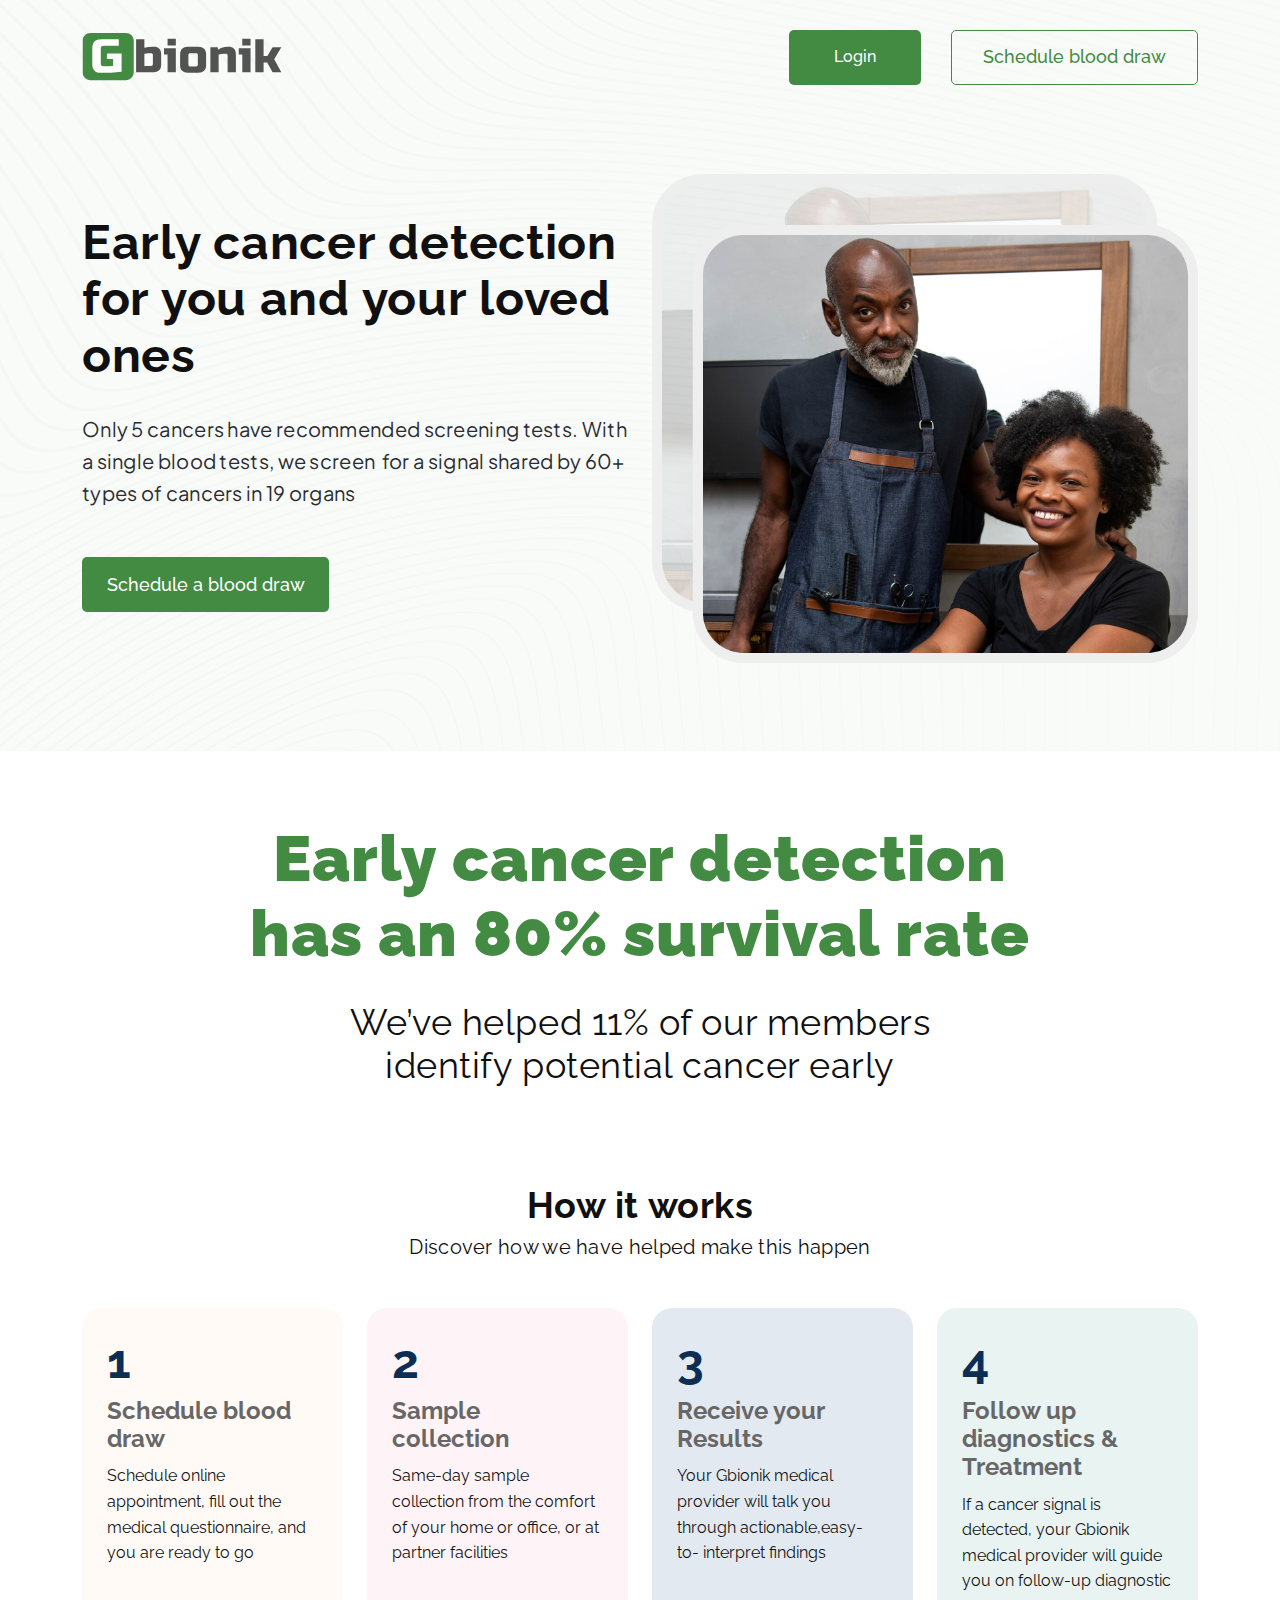
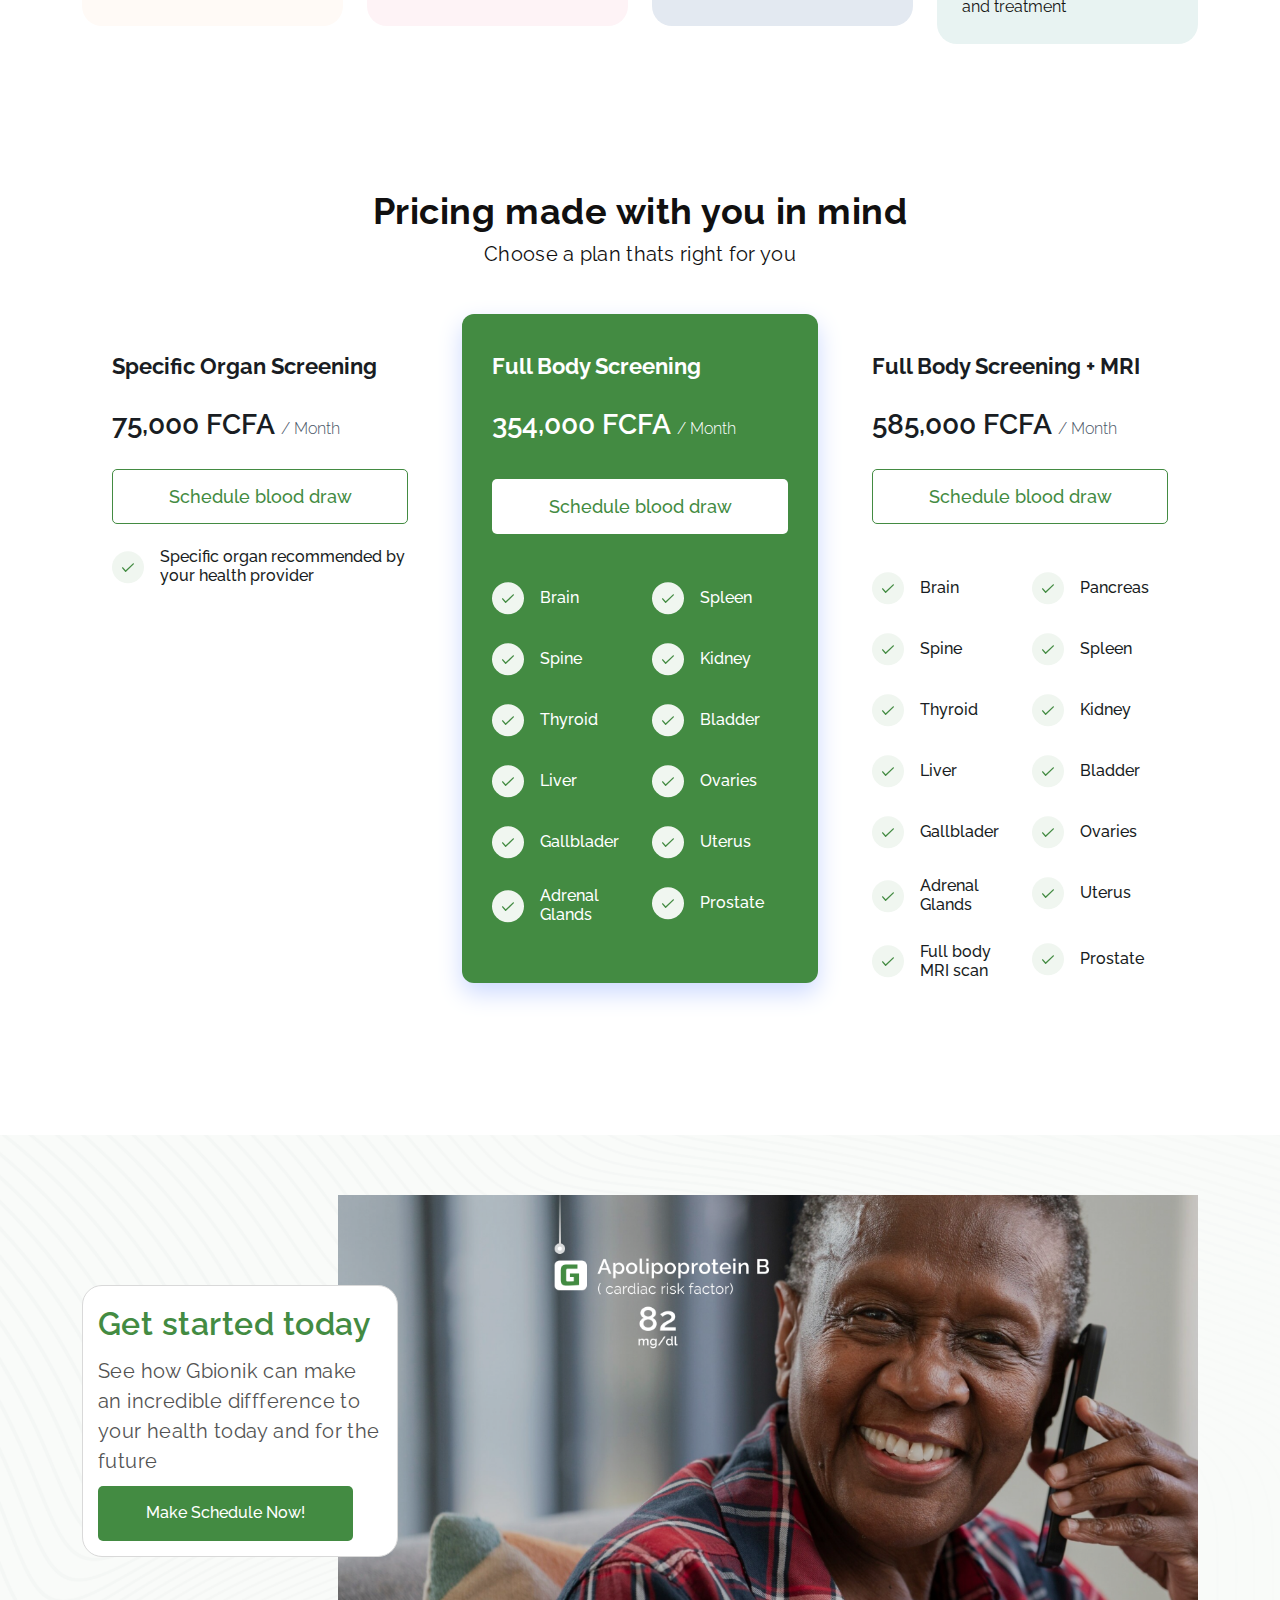
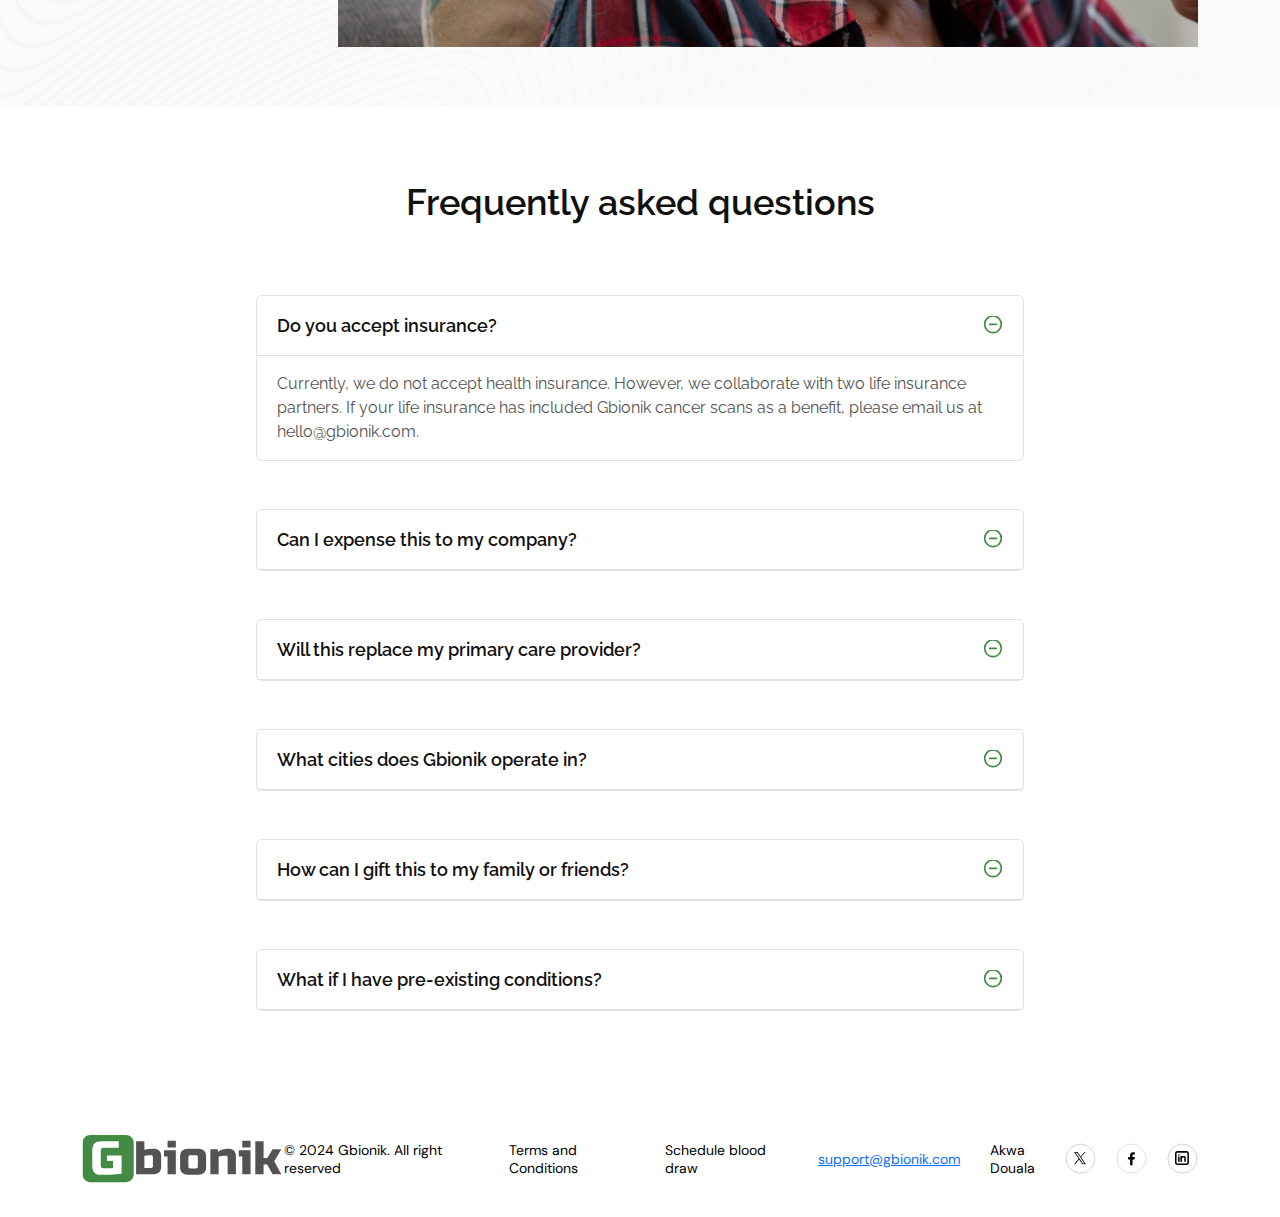
<file: index.html>
<!doctype html>
<html lang="en">

    <head>
        <meta charset="utf-8">
        <meta name="viewport" content="width=device-width, initial-scale=1">
        <title>Gbionik-Early cancer detection for you and your loved ones</title>
        <link rel="apple-touch-icon" sizes="180x180" href="./assets/images/apple-touch-icon.png">
        <link rel="icon" type="image/png" sizes="32x32" href="./assets/images/favicon-32x32.png">
        <link rel="icon" type="image/png" sizes="16x16" href="./assets/images/favicon-16x16.png">
        <link rel="manifest" href="/site.webmanifest">
        <meta name="msapplication-TileColor" content="#da532c">
        <meta name="theme-color" content="#ffffff">
        <link href="https://cdn.jsdelivr.net/npm/bootstrap@5.3.3/dist/css/bootstrap.min.css" rel="stylesheet"
            integrity="sha384-QWTKZyjpPEjISv5WaRU9OFeRpok6YctnYmDr5pNlyT2bRjXh0JMhjY6hW+ALEwIH" crossorigin="anonymous">
        <link rel="preconnect" href="https://fonts.googleapis.com">
        <link rel="preconnect" href="https://fonts.gstatic.com" crossorigin>
        <link href="https://fonts.googleapis.com/css2?family=Raleway:ital,wght@0,100..900;1,100..900&display=swap"
            rel="stylesheet">
        <link rel="preconnect" href="https://fonts.googleapis.com">
        <link rel="preconnect" href="https://fonts.gstatic.com" crossorigin>
        <link
            href="https://fonts.googleapis.com/css2?family=Plus+Jakarta+Sans:ital,wght@0,200..800;1,200..800&display=swap"
            rel="stylesheet">
        <link rel="preconnect" href="https://fonts.googleapis.com">
        <link rel="preconnect" href="https://fonts.gstatic.com" crossorigin>
        <link
            href="https://fonts.googleapis.com/css2?family=DM+Sans:ital,opsz,wght@0,9..40,100..1000;1,9..40,100..1000&display=swap"
            rel="stylesheet">
        <link rel="stylesheet" href="./assets/stylesheet/style.css">
    </head>

    <body>
        <section>
            <nav class="navbar navbar-expand-lg bg-transparent pt-4 pb-4">
                <div class="container">
                    <a class="navbar-brand" href="/">
                        <img src="./assets/images/logos.svg
                        " alt="">
                    </a>
                    <button class="navbar-toggler" type="button" data-bs-toggle="collapse"
                        data-bs-target="#navbarSupportedContent" aria-controls="navbarSupportedContent"
                        aria-expanded="false" aria-label="Toggle navigation">
                        <span class="navbar-toggler-icon"></span>
                    </button>
                    <div class="collapse navbar-collapse" id="navbarSupportedContent">
                        <ul class="navbar-nav me-auto mb-2 mb-lg-0 tunde">
                            <li class="nav-item">
                                <a href="./login.html">
                                    <button class="Login">Login</button>
                                </a>

                            </li>


                            <li class="nav-item">
                                <a href="schedule.html">
                                    <button class="Schedule">Schedule blood draw</button>
                                </a>

                            </li>
                        </ul>

                    </div>
                </div>
            </nav>
        </section>
        <section>
            <div class="hghg">
                <div class="wjduya">
                    <div class="container">
                        <div class="row">
                            <div class="col-12 col-lg-6 mb-5">
                                <div class="hfu">
                                    <div class="early">
                                        <span>Early cancer detection for you and your loved ones</span>
                                    </div>
                                    <div class="only">
                                        <span>Only 5 cancers have recommended screening tests. With a single blood
                                            tests, we
                                            screen  for a signal shared by 60+ types
                                            of cancers in 19 organs</span>
                                    </div>
                                    <div class="mt-5">
                                        <a href="schedule.html">
                                            <button class="bloood">Schedule a blood draw</button>
                                        </a>
                                    </div>
                                </div>

                            </div>
                            <div class="col-12 col-lg-6 mb-5">
                                <div class="gnions">
                                    <img src="./assets/images/Group 9476.png" alt="">
                                </div>
                            </div>
                        </div>
                    </div>
                </div>
            </div>

        </section>
        <section>
            <div class="wijbs">
                <div class="container">
                    <div class="earlyss">
                        <div class="jduu">
                            <span>Early cancer detection has an 80% survival rate</span>
                        </div>
                        <div class="helped">
                            <span>We’ve helped 11% of our members identify potential cancer early</span>
                        </div>
                    </div>
                    <div class="drastic">
                        <div class="hiw">
                            <span>How it works</span>
                        </div>
                        <div class="Discover">
                            <span>Discover how we have helped make this happen</span>
                        </div>
                    </div>
                    <div class="mt-5 mb-4">

                        <div class="row">
                            <div class="col-12 col-lg-3 mb-5">
                                <div class="jass">
                                    <div>
                                        <div class="nummm">
                                            <span>1</span>
                                        </div>
                                        <div class="second_draw">
                                            <span>Schedule blood draw</span>
                                        </div>
                                        <div class="online">
                                            <span>Schedule online appointment, fill out the medical questionnaire, and
                                                you are ready to go</span>
                                        </div>
                                    </div>
                                </div>
                            </div>
                            <div class="col-12 col-lg-3 mb-5">
                                <div class="jass2">
                                    <div>
                                        <div class="nummm">
                                            <span>2</span>
                                        </div>
                                        <div class="second_draw">
                                            <span>Sample collection</span>
                                        </div>
                                        <div class="online">
                                            <span>Same-day sample collection from the comfort of your home or office, or
                                                at partner facilities</span>
                                        </div>
                                    </div>
                                </div>
                            </div>
                            <div class="col-12 col-lg-3 mb-5">
                                <div class="jass3">
                                    <div>
                                        <div class="nummm">
                                            <span>3</span>
                                        </div>
                                        <div class="second_draw">
                                            <span>Receive your
                                                Results</span>
                                        </div>
                                        <div class="online">
                                            <span>Your Gbionik medical provider will talk you through
                                                actionable,easy-to- interpret findings</span>
                                        </div>
                                    </div>
                                </div>
                            </div>
                            <div class="col-12 col-lg-3 mb-5">
                                <div class="jass4">
                                    <div>
                                        <div class="nummm">
                                            <span>4</span>
                                        </div>
                                        <div class="second_draw">
                                            <span>Follow up diagnostics & Treatment</span>
                                        </div>
                                        <div class="online">
                                            <span>If a cancer signal is detected, your Gbionik medical provider will
                                                guide you on follow-up diagnostic and treatment</span>
                                        </div>
                                    </div>
                                </div>
                            </div>

                        </div>
                    </div>
                </div>
            </div>
        </section>
        <section>
            <div>
                <div class="container">
                    <div class="drastic">
                        <div class="hiw">
                            <span>Pricing made with you in mind</span>
                        </div>
                        <div class="Discover">
                            <span>Choose a plan thats right for you</span>
                        </div>
                    </div>
                    <div class="row mt-5 mb-5">
                        <div class="col-12 col-lg-4 mb-5">
                            <div class="sepre">
                                <div class="spec">Specific Organ Screening</div>

                                <div class="pricss mt-2">75,000 FCFA
                                    <span class="month">/ Month</span>
                                </div>
                                <div class="mt-3">

                                    <a href="schedule.html">
                                        <button class="Schedule3">Schedule blood draw</button>
                                    </a>
                                </div>
                                <div class="mt-4 fhfie">
                                    <div>
                                        <svg width="32" height="33" viewBox="0 0 32 33" fill="none"
                                            xmlns="http://www.w3.org/2000/svg">
                                            <rect y="0.214844" width="32" height="32" rx="16" fill="#F0F6F0" />
                                            <path fill-rule="evenodd" clip-rule="evenodd"
                                                d="M21.8162 12.4219C22.0701 12.6885 22.0597 13.1105 21.793 13.3644L14.0893 20.6977C13.9577 20.8229 13.7808 20.8891 13.5993 20.8808C13.4179 20.8726 13.2477 20.7906 13.128 20.654L10.1651 17.2694C9.92254 16.9923 9.95052 16.5711 10.2276 16.3286C10.5046 16.0861 10.9258 16.1141 11.1683 16.3911L13.6734 19.2527L20.8737 12.3986C21.1404 12.1448 21.5624 12.1552 21.8162 12.4219Z"
                                                fill="#438B42" />
                                        </svg>

                                    </div>
                                    <div class="hero">
                                        <span>Specific organ recommended by your health provider</span>
                                    </div>
                                </div>
                            </div>
                        </div>
                        <div class="col-12 col-lg-4 mb-5">
                            <div class="sepre-green">
                                <div class="spec-white">Full Body Screening</div>

                                <div class="pricss-white mt-2">354,000 FCFA
                                    <span class="month-white">/ Month</span>
                                </div>
                                <div class="mt-3">
                                    <a href="schedule.html">
                                        <button class="Schedule3-white">Schedule blood draw</button>
                                    </a>
                                </div>
                                <div class="row mt-4 mb-4">
                                    <div class=" col-6 mb-1">
                                        <div class="mt-4 fhfie">
                                            <div>
                                                <svg width="32" height="33" viewBox="0 0 32 33" fill="none"
                                                    xmlns="http://www.w3.org/2000/svg">
                                                    <rect y="0.214844" width="32" height="32" rx="16" fill="#F0F6F0" />
                                                    <path fill-rule="evenodd" clip-rule="evenodd"
                                                        d="M21.8162 12.4219C22.0701 12.6885 22.0597 13.1105 21.793 13.3644L14.0893 20.6977C13.9577 20.8229 13.7808 20.8891 13.5993 20.8808C13.4179 20.8726 13.2477 20.7906 13.128 20.654L10.1651 17.2694C9.92254 16.9923 9.95052 16.5711 10.2276 16.3286C10.5046 16.0861 10.9258 16.1141 11.1683 16.3911L13.6734 19.2527L20.8737 12.3986C21.1404 12.1448 21.5624 12.1552 21.8162 12.4219Z"
                                                        fill="#438B42" />
                                                </svg>

                                            </div>
                                            <div class="hero_white">
                                                <span>Brain</span>
                                            </div>
                                        </div>
                                    </div>
                                    <div class=" col-6 mb-1">
                                        <div class="mt-4 fhfie">
                                            <div>
                                                <svg width="32" height="33" viewBox="0 0 32 33" fill="none"
                                                    xmlns="http://www.w3.org/2000/svg">
                                                    <rect y="0.214844" width="32" height="32" rx="16" fill="#F0F6F0" />
                                                    <path fill-rule="evenodd" clip-rule="evenodd"
                                                        d="M21.8162 12.4219C22.0701 12.6885 22.0597 13.1105 21.793 13.3644L14.0893 20.6977C13.9577 20.8229 13.7808 20.8891 13.5993 20.8808C13.4179 20.8726 13.2477 20.7906 13.128 20.654L10.1651 17.2694C9.92254 16.9923 9.95052 16.5711 10.2276 16.3286C10.5046 16.0861 10.9258 16.1141 11.1683 16.3911L13.6734 19.2527L20.8737 12.3986C21.1404 12.1448 21.5624 12.1552 21.8162 12.4219Z"
                                                        fill="#438B42" />
                                                </svg>

                                            </div>
                                            <div class="hero_white">
                                                <span>Spleen</span>
                                            </div>
                                        </div>
                                    </div>
                                    <div class=" col-6 mb-1">
                                        <div class="mt-4 fhfie">
                                            <div>
                                                <svg width="32" height="33" viewBox="0 0 32 33" fill="none"
                                                    xmlns="http://www.w3.org/2000/svg">
                                                    <rect y="0.214844" width="32" height="32" rx="16" fill="#F0F6F0" />
                                                    <path fill-rule="evenodd" clip-rule="evenodd"
                                                        d="M21.8162 12.4219C22.0701 12.6885 22.0597 13.1105 21.793 13.3644L14.0893 20.6977C13.9577 20.8229 13.7808 20.8891 13.5993 20.8808C13.4179 20.8726 13.2477 20.7906 13.128 20.654L10.1651 17.2694C9.92254 16.9923 9.95052 16.5711 10.2276 16.3286C10.5046 16.0861 10.9258 16.1141 11.1683 16.3911L13.6734 19.2527L20.8737 12.3986C21.1404 12.1448 21.5624 12.1552 21.8162 12.4219Z"
                                                        fill="#438B42" />
                                                </svg>

                                            </div>
                                            <div class="hero_white">
                                                <span>Spine</span>
                                            </div>
                                        </div>
                                    </div>
                                    <div class=" col-6 mb-1">
                                        <div class="mt-4 fhfie">
                                            <div>
                                                <svg width="32" height="33" viewBox="0 0 32 33" fill="none"
                                                    xmlns="http://www.w3.org/2000/svg">
                                                    <rect y="0.214844" width="32" height="32" rx="16" fill="#F0F6F0" />
                                                    <path fill-rule="evenodd" clip-rule="evenodd"
                                                        d="M21.8162 12.4219C22.0701 12.6885 22.0597 13.1105 21.793 13.3644L14.0893 20.6977C13.9577 20.8229 13.7808 20.8891 13.5993 20.8808C13.4179 20.8726 13.2477 20.7906 13.128 20.654L10.1651 17.2694C9.92254 16.9923 9.95052 16.5711 10.2276 16.3286C10.5046 16.0861 10.9258 16.1141 11.1683 16.3911L13.6734 19.2527L20.8737 12.3986C21.1404 12.1448 21.5624 12.1552 21.8162 12.4219Z"
                                                        fill="#438B42" />
                                                </svg>

                                            </div>
                                            <div class="hero_white">
                                                <span>Kidney</span>
                                            </div>
                                        </div>
                                    </div>
                                    <div class=" col-6 mb-1">
                                        <div class="mt-4 fhfie">
                                            <div>
                                                <svg width="32" height="33" viewBox="0 0 32 33" fill="none"
                                                    xmlns="http://www.w3.org/2000/svg">
                                                    <rect y="0.214844" width="32" height="32" rx="16" fill="#F0F6F0" />
                                                    <path fill-rule="evenodd" clip-rule="evenodd"
                                                        d="M21.8162 12.4219C22.0701 12.6885 22.0597 13.1105 21.793 13.3644L14.0893 20.6977C13.9577 20.8229 13.7808 20.8891 13.5993 20.8808C13.4179 20.8726 13.2477 20.7906 13.128 20.654L10.1651 17.2694C9.92254 16.9923 9.95052 16.5711 10.2276 16.3286C10.5046 16.0861 10.9258 16.1141 11.1683 16.3911L13.6734 19.2527L20.8737 12.3986C21.1404 12.1448 21.5624 12.1552 21.8162 12.4219Z"
                                                        fill="#438B42" />
                                                </svg>

                                            </div>
                                            <div class="hero_white">
                                                <span>Thyroid</span>
                                            </div>
                                        </div>
                                    </div>
                                    <div class=" col-6 mb-1">
                                        <div class="mt-4 fhfie">
                                            <div>
                                                <svg width="32" height="33" viewBox="0 0 32 33" fill="none"
                                                    xmlns="http://www.w3.org/2000/svg">
                                                    <rect y="0.214844" width="32" height="32" rx="16" fill="#F0F6F0" />
                                                    <path fill-rule="evenodd" clip-rule="evenodd"
                                                        d="M21.8162 12.4219C22.0701 12.6885 22.0597 13.1105 21.793 13.3644L14.0893 20.6977C13.9577 20.8229 13.7808 20.8891 13.5993 20.8808C13.4179 20.8726 13.2477 20.7906 13.128 20.654L10.1651 17.2694C9.92254 16.9923 9.95052 16.5711 10.2276 16.3286C10.5046 16.0861 10.9258 16.1141 11.1683 16.3911L13.6734 19.2527L20.8737 12.3986C21.1404 12.1448 21.5624 12.1552 21.8162 12.4219Z"
                                                        fill="#438B42" />
                                                </svg>

                                            </div>
                                            <div class="hero_white">
                                                <span>Bladder</span>
                                            </div>
                                        </div>
                                    </div>
                                    <div class=" col-6 mb-1">
                                        <div class="mt-4 fhfie">
                                            <div>
                                                <svg width="32" height="33" viewBox="0 0 32 33" fill="none"
                                                    xmlns="http://www.w3.org/2000/svg">
                                                    <rect y="0.214844" width="32" height="32" rx="16" fill="#F0F6F0" />
                                                    <path fill-rule="evenodd" clip-rule="evenodd"
                                                        d="M21.8162 12.4219C22.0701 12.6885 22.0597 13.1105 21.793 13.3644L14.0893 20.6977C13.9577 20.8229 13.7808 20.8891 13.5993 20.8808C13.4179 20.8726 13.2477 20.7906 13.128 20.654L10.1651 17.2694C9.92254 16.9923 9.95052 16.5711 10.2276 16.3286C10.5046 16.0861 10.9258 16.1141 11.1683 16.3911L13.6734 19.2527L20.8737 12.3986C21.1404 12.1448 21.5624 12.1552 21.8162 12.4219Z"
                                                        fill="#438B42" />
                                                </svg>

                                            </div>
                                            <div class="hero_white">
                                                <span>Liver</span>
                                            </div>
                                        </div>
                                    </div>
                                    <div class=" col-6 mb-1">
                                        <div class="mt-4 fhfie">
                                            <div>
                                                <svg width="32" height="33" viewBox="0 0 32 33" fill="none"
                                                    xmlns="http://www.w3.org/2000/svg">
                                                    <rect y="0.214844" width="32" height="32" rx="16" fill="#F0F6F0" />
                                                    <path fill-rule="evenodd" clip-rule="evenodd"
                                                        d="M21.8162 12.4219C22.0701 12.6885 22.0597 13.1105 21.793 13.3644L14.0893 20.6977C13.9577 20.8229 13.7808 20.8891 13.5993 20.8808C13.4179 20.8726 13.2477 20.7906 13.128 20.654L10.1651 17.2694C9.92254 16.9923 9.95052 16.5711 10.2276 16.3286C10.5046 16.0861 10.9258 16.1141 11.1683 16.3911L13.6734 19.2527L20.8737 12.3986C21.1404 12.1448 21.5624 12.1552 21.8162 12.4219Z"
                                                        fill="#438B42" />
                                                </svg>

                                            </div>
                                            <div class="hero_white">
                                                <span>Ovaries</span>
                                            </div>
                                        </div>
                                    </div>
                                    <div class=" col-6 mb-1">
                                        <div class="mt-4 fhfie">
                                            <div>
                                                <svg width="32" height="33" viewBox="0 0 32 33" fill="none"
                                                    xmlns="http://www.w3.org/2000/svg">
                                                    <rect y="0.214844" width="32" height="32" rx="16" fill="#F0F6F0" />
                                                    <path fill-rule="evenodd" clip-rule="evenodd"
                                                        d="M21.8162 12.4219C22.0701 12.6885 22.0597 13.1105 21.793 13.3644L14.0893 20.6977C13.9577 20.8229 13.7808 20.8891 13.5993 20.8808C13.4179 20.8726 13.2477 20.7906 13.128 20.654L10.1651 17.2694C9.92254 16.9923 9.95052 16.5711 10.2276 16.3286C10.5046 16.0861 10.9258 16.1141 11.1683 16.3911L13.6734 19.2527L20.8737 12.3986C21.1404 12.1448 21.5624 12.1552 21.8162 12.4219Z"
                                                        fill="#438B42" />
                                                </svg>

                                            </div>
                                            <div class="hero_white">
                                                <span>Gallblader</span>
                                            </div>
                                        </div>
                                    </div>
                                    <div class=" col-6 mb-1">
                                        <div class="mt-4 fhfie">
                                            <div>
                                                <svg width="32" height="33" viewBox="0 0 32 33" fill="none"
                                                    xmlns="http://www.w3.org/2000/svg">
                                                    <rect y="0.214844" width="32" height="32" rx="16" fill="#F0F6F0" />
                                                    <path fill-rule="evenodd" clip-rule="evenodd"
                                                        d="M21.8162 12.4219C22.0701 12.6885 22.0597 13.1105 21.793 13.3644L14.0893 20.6977C13.9577 20.8229 13.7808 20.8891 13.5993 20.8808C13.4179 20.8726 13.2477 20.7906 13.128 20.654L10.1651 17.2694C9.92254 16.9923 9.95052 16.5711 10.2276 16.3286C10.5046 16.0861 10.9258 16.1141 11.1683 16.3911L13.6734 19.2527L20.8737 12.3986C21.1404 12.1448 21.5624 12.1552 21.8162 12.4219Z"
                                                        fill="#438B42" />
                                                </svg>

                                            </div>
                                            <div class="hero_white">
                                                <span>Uterus</span>
                                            </div>
                                        </div>
                                    </div>
                                    <div class=" col-6 mb-1">
                                        <div class="mt-4 fhfie">
                                            <div>
                                                <svg width="32" height="33" viewBox="0 0 32 33" fill="none"
                                                    xmlns="http://www.w3.org/2000/svg">
                                                    <rect y="0.214844" width="32" height="32" rx="16" fill="#F0F6F0" />
                                                    <path fill-rule="evenodd" clip-rule="evenodd"
                                                        d="M21.8162 12.4219C22.0701 12.6885 22.0597 13.1105 21.793 13.3644L14.0893 20.6977C13.9577 20.8229 13.7808 20.8891 13.5993 20.8808C13.4179 20.8726 13.2477 20.7906 13.128 20.654L10.1651 17.2694C9.92254 16.9923 9.95052 16.5711 10.2276 16.3286C10.5046 16.0861 10.9258 16.1141 11.1683 16.3911L13.6734 19.2527L20.8737 12.3986C21.1404 12.1448 21.5624 12.1552 21.8162 12.4219Z"
                                                        fill="#438B42" />
                                                </svg>

                                            </div>
                                            <div class="hero_white">
                                                <span>Adrenal Glands</span>
                                            </div>
                                        </div>
                                    </div>
                                    <div class=" col-6 mb-1">
                                        <div class="mt-4 fhfie">
                                            <div>
                                                <svg width="32" height="33" viewBox="0 0 32 33" fill="none"
                                                    xmlns="http://www.w3.org/2000/svg">
                                                    <rect y="0.214844" width="32" height="32" rx="16" fill="#F0F6F0" />
                                                    <path fill-rule="evenodd" clip-rule="evenodd"
                                                        d="M21.8162 12.4219C22.0701 12.6885 22.0597 13.1105 21.793 13.3644L14.0893 20.6977C13.9577 20.8229 13.7808 20.8891 13.5993 20.8808C13.4179 20.8726 13.2477 20.7906 13.128 20.654L10.1651 17.2694C9.92254 16.9923 9.95052 16.5711 10.2276 16.3286C10.5046 16.0861 10.9258 16.1141 11.1683 16.3911L13.6734 19.2527L20.8737 12.3986C21.1404 12.1448 21.5624 12.1552 21.8162 12.4219Z"
                                                        fill="#438B42" />
                                                </svg>

                                            </div>
                                            <div class="hero_white">
                                                <span>Prostate</span>
                                            </div>
                                        </div>
                                    </div>

                                </div>

                            </div>
                        </div>
                        <div class="col-12 col-lg-4 mb-5">
                            <div class="sepre">
                                <div class="spec">Full Body Screening + MRI</div>

                                <div class="pricss mt-2">585,000 FCFA
                                    <span class="month">/ Month</span>
                                </div>
                                <div class="mt-3">
                                    <a href="schedule.html">
                                        <button class="Schedule3">Schedule blood draw</button>
                                    </a>
                                </div>
                                <div class="row mt-4 mb-4">
                                    <div class=" col-6 mb-1">
                                        <div class="mt-4 fhfie">
                                            <div>
                                                <svg width="32" height="33" viewBox="0 0 32 33" fill="none"
                                                    xmlns="http://www.w3.org/2000/svg">
                                                    <rect y="0.214844" width="32" height="32" rx="16" fill="#F0F6F0" />
                                                    <path fill-rule="evenodd" clip-rule="evenodd"
                                                        d="M21.8162 12.4219C22.0701 12.6885 22.0597 13.1105 21.793 13.3644L14.0893 20.6977C13.9577 20.8229 13.7808 20.8891 13.5993 20.8808C13.4179 20.8726 13.2477 20.7906 13.128 20.654L10.1651 17.2694C9.92254 16.9923 9.95052 16.5711 10.2276 16.3286C10.5046 16.0861 10.9258 16.1141 11.1683 16.3911L13.6734 19.2527L20.8737 12.3986C21.1404 12.1448 21.5624 12.1552 21.8162 12.4219Z"
                                                        fill="#438B42" />
                                                </svg>

                                            </div>
                                            <div class="hero">
                                                <span>Brain</span>
                                            </div>
                                        </div>
                                    </div>
                                    <div class=" col-6 mb-1">
                                        <div class="mt-4 fhfie">
                                            <div>
                                                <svg width="32" height="33" viewBox="0 0 32 33" fill="none"
                                                    xmlns="http://www.w3.org/2000/svg">
                                                    <rect y="0.214844" width="32" height="32" rx="16" fill="#F0F6F0" />
                                                    <path fill-rule="evenodd" clip-rule="evenodd"
                                                        d="M21.8162 12.4219C22.0701 12.6885 22.0597 13.1105 21.793 13.3644L14.0893 20.6977C13.9577 20.8229 13.7808 20.8891 13.5993 20.8808C13.4179 20.8726 13.2477 20.7906 13.128 20.654L10.1651 17.2694C9.92254 16.9923 9.95052 16.5711 10.2276 16.3286C10.5046 16.0861 10.9258 16.1141 11.1683 16.3911L13.6734 19.2527L20.8737 12.3986C21.1404 12.1448 21.5624 12.1552 21.8162 12.4219Z"
                                                        fill="#438B42" />
                                                </svg>

                                            </div>
                                            <div class="hero">
                                                <span>Pancreas</span>
                                            </div>
                                        </div>
                                    </div>
                                    <div class=" col-6 mb-1">
                                        <div class="mt-4 fhfie">
                                            <div>
                                                <svg width="32" height="33" viewBox="0 0 32 33" fill="none"
                                                    xmlns="http://www.w3.org/2000/svg">
                                                    <rect y="0.214844" width="32" height="32" rx="16" fill="#F0F6F0" />
                                                    <path fill-rule="evenodd" clip-rule="evenodd"
                                                        d="M21.8162 12.4219C22.0701 12.6885 22.0597 13.1105 21.793 13.3644L14.0893 20.6977C13.9577 20.8229 13.7808 20.8891 13.5993 20.8808C13.4179 20.8726 13.2477 20.7906 13.128 20.654L10.1651 17.2694C9.92254 16.9923 9.95052 16.5711 10.2276 16.3286C10.5046 16.0861 10.9258 16.1141 11.1683 16.3911L13.6734 19.2527L20.8737 12.3986C21.1404 12.1448 21.5624 12.1552 21.8162 12.4219Z"
                                                        fill="#438B42" />
                                                </svg>

                                            </div>
                                            <div class="hero">
                                                <span>Spine</span>
                                            </div>
                                        </div>
                                    </div>
                                    <div class=" col-6 mb-1">
                                        <div class="mt-4 fhfie">
                                            <div>
                                                <svg width="32" height="33" viewBox="0 0 32 33" fill="none"
                                                    xmlns="http://www.w3.org/2000/svg">
                                                    <rect y="0.214844" width="32" height="32" rx="16" fill="#F0F6F0" />
                                                    <path fill-rule="evenodd" clip-rule="evenodd"
                                                        d="M21.8162 12.4219C22.0701 12.6885 22.0597 13.1105 21.793 13.3644L14.0893 20.6977C13.9577 20.8229 13.7808 20.8891 13.5993 20.8808C13.4179 20.8726 13.2477 20.7906 13.128 20.654L10.1651 17.2694C9.92254 16.9923 9.95052 16.5711 10.2276 16.3286C10.5046 16.0861 10.9258 16.1141 11.1683 16.3911L13.6734 19.2527L20.8737 12.3986C21.1404 12.1448 21.5624 12.1552 21.8162 12.4219Z"
                                                        fill="#438B42" />
                                                </svg>

                                            </div>
                                            <div class="hero">
                                                <span>Spleen</span>
                                            </div>
                                        </div>
                                    </div>
                                    <div class=" col-6 mb-1">
                                        <div class="mt-4 fhfie">
                                            <div>
                                                <svg width="32" height="33" viewBox="0 0 32 33" fill="none"
                                                    xmlns="http://www.w3.org/2000/svg">
                                                    <rect y="0.214844" width="32" height="32" rx="16" fill="#F0F6F0" />
                                                    <path fill-rule="evenodd" clip-rule="evenodd"
                                                        d="M21.8162 12.4219C22.0701 12.6885 22.0597 13.1105 21.793 13.3644L14.0893 20.6977C13.9577 20.8229 13.7808 20.8891 13.5993 20.8808C13.4179 20.8726 13.2477 20.7906 13.128 20.654L10.1651 17.2694C9.92254 16.9923 9.95052 16.5711 10.2276 16.3286C10.5046 16.0861 10.9258 16.1141 11.1683 16.3911L13.6734 19.2527L20.8737 12.3986C21.1404 12.1448 21.5624 12.1552 21.8162 12.4219Z"
                                                        fill="#438B42" />
                                                </svg>

                                            </div>
                                            <div class="hero">
                                                <span>Thyroid</span>
                                            </div>
                                        </div>
                                    </div>
                                    <div class=" col-6 mb-1">
                                        <div class="mt-4 fhfie">
                                            <div>
                                                <svg width="32" height="33" viewBox="0 0 32 33" fill="none"
                                                    xmlns="http://www.w3.org/2000/svg">
                                                    <rect y="0.214844" width="32" height="32" rx="16" fill="#F0F6F0" />
                                                    <path fill-rule="evenodd" clip-rule="evenodd"
                                                        d="M21.8162 12.4219C22.0701 12.6885 22.0597 13.1105 21.793 13.3644L14.0893 20.6977C13.9577 20.8229 13.7808 20.8891 13.5993 20.8808C13.4179 20.8726 13.2477 20.7906 13.128 20.654L10.1651 17.2694C9.92254 16.9923 9.95052 16.5711 10.2276 16.3286C10.5046 16.0861 10.9258 16.1141 11.1683 16.3911L13.6734 19.2527L20.8737 12.3986C21.1404 12.1448 21.5624 12.1552 21.8162 12.4219Z"
                                                        fill="#438B42" />
                                                </svg>

                                            </div>
                                            <div class="hero">
                                                <span>Kidney</span>
                                            </div>
                                        </div>
                                    </div>
                                    <div class=" col-6 mb-1">
                                        <div class="mt-4 fhfie">
                                            <div>
                                                <svg width="32" height="33" viewBox="0 0 32 33" fill="none"
                                                    xmlns="http://www.w3.org/2000/svg">
                                                    <rect y="0.214844" width="32" height="32" rx="16" fill="#F0F6F0" />
                                                    <path fill-rule="evenodd" clip-rule="evenodd"
                                                        d="M21.8162 12.4219C22.0701 12.6885 22.0597 13.1105 21.793 13.3644L14.0893 20.6977C13.9577 20.8229 13.7808 20.8891 13.5993 20.8808C13.4179 20.8726 13.2477 20.7906 13.128 20.654L10.1651 17.2694C9.92254 16.9923 9.95052 16.5711 10.2276 16.3286C10.5046 16.0861 10.9258 16.1141 11.1683 16.3911L13.6734 19.2527L20.8737 12.3986C21.1404 12.1448 21.5624 12.1552 21.8162 12.4219Z"
                                                        fill="#438B42" />
                                                </svg>

                                            </div>
                                            <div class="hero">
                                                <span>Liver</span>
                                            </div>
                                        </div>
                                    </div>
                                    <div class=" col-6 mb-1">
                                        <div class="mt-4 fhfie">
                                            <div>
                                                <svg width="32" height="33" viewBox="0 0 32 33" fill="none"
                                                    xmlns="http://www.w3.org/2000/svg">
                                                    <rect y="0.214844" width="32" height="32" rx="16" fill="#F0F6F0" />
                                                    <path fill-rule="evenodd" clip-rule="evenodd"
                                                        d="M21.8162 12.4219C22.0701 12.6885 22.0597 13.1105 21.793 13.3644L14.0893 20.6977C13.9577 20.8229 13.7808 20.8891 13.5993 20.8808C13.4179 20.8726 13.2477 20.7906 13.128 20.654L10.1651 17.2694C9.92254 16.9923 9.95052 16.5711 10.2276 16.3286C10.5046 16.0861 10.9258 16.1141 11.1683 16.3911L13.6734 19.2527L20.8737 12.3986C21.1404 12.1448 21.5624 12.1552 21.8162 12.4219Z"
                                                        fill="#438B42" />
                                                </svg>

                                            </div>
                                            <div class="hero">
                                                <span>Bladder</span>
                                            </div>
                                        </div>
                                    </div>
                                    <div class=" col-6 mb-1">
                                        <div class="mt-4 fhfie">
                                            <div>
                                                <svg width="32" height="33" viewBox="0 0 32 33" fill="none"
                                                    xmlns="http://www.w3.org/2000/svg">
                                                    <rect y="0.214844" width="32" height="32" rx="16" fill="#F0F6F0" />
                                                    <path fill-rule="evenodd" clip-rule="evenodd"
                                                        d="M21.8162 12.4219C22.0701 12.6885 22.0597 13.1105 21.793 13.3644L14.0893 20.6977C13.9577 20.8229 13.7808 20.8891 13.5993 20.8808C13.4179 20.8726 13.2477 20.7906 13.128 20.654L10.1651 17.2694C9.92254 16.9923 9.95052 16.5711 10.2276 16.3286C10.5046 16.0861 10.9258 16.1141 11.1683 16.3911L13.6734 19.2527L20.8737 12.3986C21.1404 12.1448 21.5624 12.1552 21.8162 12.4219Z"
                                                        fill="#438B42" />
                                                </svg>

                                            </div>
                                            <div class="hero">
                                                <span>Gallblader</span>
                                            </div>
                                        </div>
                                    </div>
                                    <div class=" col-6 mb-1">
                                        <div class="mt-4 fhfie">
                                            <div>
                                                <svg width="32" height="33" viewBox="0 0 32 33" fill="none"
                                                    xmlns="http://www.w3.org/2000/svg">
                                                    <rect y="0.214844" width="32" height="32" rx="16" fill="#F0F6F0" />
                                                    <path fill-rule="evenodd" clip-rule="evenodd"
                                                        d="M21.8162 12.4219C22.0701 12.6885 22.0597 13.1105 21.793 13.3644L14.0893 20.6977C13.9577 20.8229 13.7808 20.8891 13.5993 20.8808C13.4179 20.8726 13.2477 20.7906 13.128 20.654L10.1651 17.2694C9.92254 16.9923 9.95052 16.5711 10.2276 16.3286C10.5046 16.0861 10.9258 16.1141 11.1683 16.3911L13.6734 19.2527L20.8737 12.3986C21.1404 12.1448 21.5624 12.1552 21.8162 12.4219Z"
                                                        fill="#438B42" />
                                                </svg>

                                            </div>
                                            <div class="hero">
                                                <span>Ovaries</span>
                                            </div>
                                        </div>
                                    </div>
                                    <div class=" col-6 mb-1">
                                        <div class="mt-4 fhfie">
                                            <div>
                                                <svg width="32" height="33" viewBox="0 0 32 33" fill="none"
                                                    xmlns="http://www.w3.org/2000/svg">
                                                    <rect y="0.214844" width="32" height="32" rx="16" fill="#F0F6F0" />
                                                    <path fill-rule="evenodd" clip-rule="evenodd"
                                                        d="M21.8162 12.4219C22.0701 12.6885 22.0597 13.1105 21.793 13.3644L14.0893 20.6977C13.9577 20.8229 13.7808 20.8891 13.5993 20.8808C13.4179 20.8726 13.2477 20.7906 13.128 20.654L10.1651 17.2694C9.92254 16.9923 9.95052 16.5711 10.2276 16.3286C10.5046 16.0861 10.9258 16.1141 11.1683 16.3911L13.6734 19.2527L20.8737 12.3986C21.1404 12.1448 21.5624 12.1552 21.8162 12.4219Z"
                                                        fill="#438B42" />
                                                </svg>

                                            </div>
                                            <div class="hero">
                                                <span>Adrenal Glands</span>
                                            </div>
                                        </div>
                                    </div>
                                    <div class=" col-6 mb-1">
                                        <div class="mt-4 fhfie">
                                            <div>
                                                <svg width="32" height="33" viewBox="0 0 32 33" fill="none"
                                                    xmlns="http://www.w3.org/2000/svg">
                                                    <rect y="0.214844" width="32" height="32" rx="16" fill="#F0F6F0" />
                                                    <path fill-rule="evenodd" clip-rule="evenodd"
                                                        d="M21.8162 12.4219C22.0701 12.6885 22.0597 13.1105 21.793 13.3644L14.0893 20.6977C13.9577 20.8229 13.7808 20.8891 13.5993 20.8808C13.4179 20.8726 13.2477 20.7906 13.128 20.654L10.1651 17.2694C9.92254 16.9923 9.95052 16.5711 10.2276 16.3286C10.5046 16.0861 10.9258 16.1141 11.1683 16.3911L13.6734 19.2527L20.8737 12.3986C21.1404 12.1448 21.5624 12.1552 21.8162 12.4219Z"
                                                        fill="#438B42" />
                                                </svg>

                                            </div>
                                            <div class="hero">
                                                <span>Uterus</span>
                                            </div>
                                        </div>
                                    </div>
                                    <div class=" col-6 mb-1">
                                        <div class="mt-4 fhfie">
                                            <div>
                                                <svg width="32" height="33" viewBox="0 0 32 33" fill="none"
                                                    xmlns="http://www.w3.org/2000/svg">
                                                    <rect y="0.214844" width="32" height="32" rx="16" fill="#F0F6F0" />
                                                    <path fill-rule="evenodd" clip-rule="evenodd"
                                                        d="M21.8162 12.4219C22.0701 12.6885 22.0597 13.1105 21.793 13.3644L14.0893 20.6977C13.9577 20.8229 13.7808 20.8891 13.5993 20.8808C13.4179 20.8726 13.2477 20.7906 13.128 20.654L10.1651 17.2694C9.92254 16.9923 9.95052 16.5711 10.2276 16.3286C10.5046 16.0861 10.9258 16.1141 11.1683 16.3911L13.6734 19.2527L20.8737 12.3986C21.1404 12.1448 21.5624 12.1552 21.8162 12.4219Z"
                                                        fill="#438B42" />
                                                </svg>

                                            </div>
                                            <div class="hero">
                                                <span>Full body MRI scan</span>
                                            </div>
                                        </div>
                                    </div>
                                    <div class=" col-6 mb-1">
                                        <div class="mt-4 fhfie">
                                            <div>
                                                <svg width="32" height="33" viewBox="0 0 32 33" fill="none"
                                                    xmlns="http://www.w3.org/2000/svg">
                                                    <rect y="0.214844" width="32" height="32" rx="16" fill="#F0F6F0" />
                                                    <path fill-rule="evenodd" clip-rule="evenodd"
                                                        d="M21.8162 12.4219C22.0701 12.6885 22.0597 13.1105 21.793 13.3644L14.0893 20.6977C13.9577 20.8229 13.7808 20.8891 13.5993 20.8808C13.4179 20.8726 13.2477 20.7906 13.128 20.654L10.1651 17.2694C9.92254 16.9923 9.95052 16.5711 10.2276 16.3286C10.5046 16.0861 10.9258 16.1141 11.1683 16.3911L13.6734 19.2527L20.8737 12.3986C21.1404 12.1448 21.5624 12.1552 21.8162 12.4219Z"
                                                        fill="#438B42" />
                                                </svg>

                                            </div>
                                            <div class="hero">
                                                <span>Prostate</span>
                                            </div>
                                        </div>
                                    </div>

                                </div>

                            </div>
                        </div>
                    </div>
                </div>
            </div>
        </section>
        <section>
            <div class="feellamont">

                <div class="stropis">
                    <div class="container">

                        <div class="sideups">
                            <div class="dragonloed">
                                <div class="gst">Get started today</div>
                                <div class="seee">See how Gbionik can make an incredible diffference to your health
                                    today and for the future</div>
                                <a href="schedule.html">
                                    <button class="yajhs">Make Schedule Now!</button>
                                </a>
                            </div>
                            <div class="welkfh">
                                <img src="./assets/images/fre.png" alt="">
                            </div>
                        </div>
                    </div>
                </div>
            </div>
        </section>
        <!-- faq -->
        <section>
            <div class="jfive">
                <div class="Frequently">Frequently asked questions</div>
                <div class="djdjd">
                    <div class="mt-5">
                        <div class="accordion" id="accordionExample">
                            <div class="accordion-item">
                                <div class="accordion-header">
                                    <button class="accordion-button" type="button" data-bs-toggle="collapse"
                                        data-bs-target="#collapseOne1" aria-expanded="true"
                                        aria-controls="collapseOne1">
                                        Do you accept insurance?
                                    </button>
                                </div>
                                <div id="collapseOne1" class="accordion-collapse collapse show"
                                    data-bs-parent="#accordionExample">
                                    <div class="accordion-body">
                                        <div class="bobob">
                                            Currently, we do not accept health insurance. However, we collaborate with
                                            two life insurance partners. If your life
                                            insurance has included Gbionik cancer scans as a benefit, please email us at
                                            hello@gbionik.com.
                                        </div>
                                    </div>
                                </div>
                            </div>
                        </div>
                    </div>
                    <div class="mt-5">
                        <div class="accordion" id="accordionExample">
                            <div class="accordion-item">
                                <div class="accordion-header">
                                    <button class="accordion-button" type="button" data-bs-toggle="collapse"
                                        data-bs-target="#collapseOne2" aria-expanded="true"
                                        aria-controls="collapseOne2">
                                        Can I expense this to my company?
                                    </button>
                                </div>
                                <div id="collapseOne2" class="accordion-collapse collapse "
                                    data-bs-parent="#accordionExample">
                                    <div class="accordion-body">
                                        <div class="bobob">
                                            Currently, we do not accept health insurance. However, we collaborate with
                                            two life insurance partners. If your life
                                            insurance has included Gbionik cancer scans as a benefit, please email us at
                                            hello@gbionik.com.
                                        </div>
                                    </div>
                                </div>
                            </div>
                        </div>
                    </div>
                    <div class="mt-5">
                        <div class="accordion" id="accordionExample">
                            <div class="accordion-item">
                                <div class="accordion-header">
                                    <button class="accordion-button" type="button" data-bs-toggle="collapse"
                                        data-bs-target="#collapseOne3" aria-expanded="true"
                                        aria-controls="collapseOne3">
                                        Will this replace my primary care provider?
                                    </button>
                                </div>
                                <div id="collapseOne3" class="accordion-collapse collapse "
                                    data-bs-parent="#accordionExample">
                                    <div class="accordion-body">
                                        <div class="bobob">
                                            Currently, we do not accept health insurance. However, we collaborate with
                                            two life insurance partners. If your life
                                            insurance has included Gbionik cancer scans as a benefit, please email us at
                                            hello@gbionik.com.
                                        </div>
                                    </div>
                                </div>
                            </div>
                        </div>
                    </div>
                    <div class="mt-5">
                        <div class="accordion" id="accordionExample">
                            <div class="accordion-item">
                                <div class="accordion-header">
                                    <button class="accordion-button" type="button" data-bs-toggle="collapse"
                                        data-bs-target="#collapseOne4" aria-expanded="true"
                                        aria-controls="collapseOne4">
                                        What cities does Gbionik operate in?
                                    </button>
                                </div>
                                <div id="collapseOne4" class="accordion-collapse collapse "
                                    data-bs-parent="#accordionExample">
                                    <div class="accordion-body">
                                        <div class="bobob">
                                            Currently, we do not accept health insurance. However, we collaborate with
                                            two life insurance partners. If your life
                                            insurance has included Gbionik cancer scans as a benefit, please email us at
                                            hello@gbionik.com.
                                        </div>
                                    </div>
                                </div>
                            </div>
                        </div>
                    </div>
                    <div class="mt-5">
                        <div class="accordion" id="accordionExample">
                            <div class="accordion-item">
                                <div class="accordion-header">
                                    <button class="accordion-button" type="button" data-bs-toggle="collapse"
                                        data-bs-target="#collapseOne5" aria-expanded="true"
                                        aria-controls="collapseOne5">
                                        How can I gift this to my family or friends?
                                    </button>
                                </div>
                                <div id="collapseOne5" class="accordion-collapse collapse "
                                    data-bs-parent="#accordionExample">
                                    <div class="accordion-body">
                                        <div class="bobob">
                                            Currently, we do not accept health insurance. However, we collaborate with
                                            two life insurance partners. If your life
                                            insurance has included Gbionik cancer scans as a benefit, please email us at
                                            hello@gbionik.com.
                                        </div>
                                    </div>
                                </div>
                            </div>
                        </div>
                    </div>
                    <div class="mt-5">
                        <div class="accordion" id="accordionExample">
                            <div class="accordion-item">
                                <div class="accordion-header">
                                    <button class="accordion-button" type="button" data-bs-toggle="collapse"
                                        data-bs-target="#collapseOne6" aria-expanded="true"
                                        aria-controls="collapseOne6">
                                        What if I have pre-existing conditions?
                                    </button>
                                </div>
                                <div id="collapseOne6" class="accordion-collapse collapse "
                                    data-bs-parent="#accordionExample">
                                    <div class="accordion-body">
                                        <div class="bobob">
                                            Currently, we do not accept health insurance. However, we collaborate with
                                            two life insurance partners. If your life
                                            insurance has included Gbionik cancer scans as a benefit, please email us at
                                            hello@gbionik.com.
                                        </div>
                                    </div>
                                </div>
                            </div>
                        </div>
                    </div>
                </div>

            </div>
        </section>
        <!-- footer -->
        <section>
            <div class="fflo">
                <div class="container">
                    <div class="rowd">
                        <div class="">
                            <div>
                                <img src="./assets/images/logos.svg" alt="">
                            </div>
                        </div>
                        <div class="">
                            <div class="hgtr">
                                <div>©
                                    2024 Gbionik. All right reserved</div>
                                <div>
                                    Terms and Conditions
                                </div>
                                <div>
                                    Schedule blood draw
                                </div>
                                <div>
                                    <a href="mailto:support@gbionik.com">support@gbionik.com</a>

                                </div>
                                <div>
                                    Akwa Douala
                                </div>
                            </div>


                        </div>
                        <div class="">
                            <div class="hmguw">
                                <div><a href="https://twitter.com/garrick_gbionik" target="_blank"
                                        rel="noopener noreferrer">
                                        <svg width="31" height="31" viewBox="0 0 31 31" fill="none"
                                            xmlns="http://www.w3.org/2000/svg">
                                            <circle cx="15.5" cy="15.5884" r="14.5" stroke="#D4D4D8" />
                                            <path
                                                d="M16.0903 14.1195L20.4979 8.95898H19.4532L15.6272 13.4396L12.5699 8.95898H9.04422L13.6668 15.7352L9.04422 21.1465H10.0889L14.1299 16.4143L17.3587 21.1465H20.8844L16.0903 14.1195ZM14.66 15.7944L14.1917 15.1198L10.4649 9.75117H12.0693L15.0762 14.0838L15.5445 14.7585L19.4541 20.3909H17.8497L14.66 15.7944Z"
                                                fill="black" />
                                        </svg>
                                    </a>


                                </div>
                                <div>
                                    <a href="http://www.facebook.com/Gbionik.Group/" target="_blank"
                                        rel="noopener noreferrer">
                                        <svg width="31" height="31" viewBox="0 0 31 31" fill="none"
                                            xmlns="http://www.w3.org/2000/svg">
                                            <circle cx="15.5" cy="15.5884" r="14.5" fill="white" stroke="#E2E2E4" />
                                            <path
                                                d="M14.1165 22.3424V16.3922H12.1141V14.0732H14.1165V12.3631C14.1165 10.3785 15.3286 9.29785 17.099 9.29785C17.9471 9.29785 18.6759 9.36099 18.8883 9.38921V11.4632L17.6604 11.4638C16.6976 11.4638 16.5112 11.9213 16.5112 12.5927V14.0732H18.8075L18.5085 16.3922H16.5112V22.3424H14.1165Z"
                                                fill="black" />
                                        </svg>
                                    </a>
                                </div>

                                <div>
                                    <a href="https://www.linkedin.com/company/gbionik/?originalSubdomain=in"
                                        target="_blank" rel="noopener noreferrer">
                                        <svg width="31" height="31" viewBox="0 0 31 31" fill="none"
                                            xmlns="http://www.w3.org/2000/svg">
                                            <circle cx="15.5" cy="15.5884" r="14.5" stroke="#D4D4D8" />
                                            <path
                                                d="M19.6071 8.08838C20.2228 8.08838 20.8133 8.33296 21.2486 8.76831C21.684 9.20366 21.9286 9.79413 21.9286 10.4098V19.6955C21.9286 20.3112 21.684 20.9017 21.2486 21.337C20.8133 21.7724 20.2228 22.017 19.6071 22.017H10.3214C9.70575 22.017 9.11528 21.7724 8.67993 21.337C8.24458 20.9017 8 20.3112 8 19.6955V10.4098C8 9.79413 8.24458 9.20366 8.67993 8.76831C9.11528 8.33296 9.70575 8.08838 10.3214 8.08838H19.6071ZM19.6071 9.636H10.3214C10.1162 9.636 9.91938 9.71752 9.77426 9.86264C9.62915 10.0078 9.54762 10.2046 9.54762 10.4098V19.6955C9.54762 19.9007 9.62915 20.0976 9.77426 20.2427C9.91938 20.3878 10.1162 20.4693 10.3214 20.4693H19.6071C19.8124 20.4693 20.0092 20.3878 20.1543 20.2427C20.2994 20.0976 20.381 19.9007 20.381 19.6955V10.4098C20.381 10.2046 20.2994 10.0078 20.1543 9.86264C20.0092 9.71752 19.8124 9.636 19.6071 9.636ZM11.869 13.505C12.0586 13.5051 12.2415 13.5747 12.3831 13.7006C12.5248 13.8265 12.6153 14.0001 12.6374 14.1883L12.6429 14.2789V18.1479C12.6426 18.3451 12.5671 18.5348 12.4317 18.6782C12.2963 18.8217 12.1113 18.908 11.9144 18.9195C11.7175 18.9311 11.5236 18.867 11.3724 18.7404C11.2211 18.6138 11.1239 18.4343 11.1007 18.2384L11.0952 18.1479V14.2789C11.0952 14.0736 11.1768 13.8768 11.3219 13.7317C11.467 13.5866 11.6638 13.505 11.869 13.505ZM14.1905 12.7312C14.3717 12.7312 14.5472 12.7948 14.6863 12.9109C14.8255 13.027 14.9195 13.1882 14.9519 13.3665C15.1076 13.2762 15.2686 13.1954 15.434 13.1243C15.9501 12.9038 16.7232 12.7823 17.4211 13.0013C17.7871 13.1174 18.1547 13.334 18.4271 13.7031C18.6708 14.032 18.8024 14.4321 18.8287 14.8817L18.8333 15.0527V18.1479C18.8331 18.3451 18.7576 18.5348 18.6222 18.6782C18.4868 18.8217 18.3018 18.908 18.1049 18.9195C17.908 18.9311 17.7141 18.867 17.5629 18.7404C17.4116 18.6138 17.3144 18.4343 17.2911 18.2384L17.2857 18.1479V15.0527C17.2857 14.7973 17.2238 14.6781 17.1836 14.6232C17.1258 14.5514 17.0462 14.5003 16.9568 14.4777C16.6876 14.3926 16.2999 14.4375 16.0422 14.5474C15.6553 14.713 15.3009 14.973 15.0595 15.2136L14.9643 15.3158V18.1479C14.9641 18.3451 14.8885 18.5348 14.7532 18.6782C14.6178 18.8217 14.4327 18.908 14.2358 18.9195C14.0389 18.9311 13.8451 18.867 13.6938 18.7404C13.5426 18.6138 13.4454 18.4343 13.4221 18.2384L13.4167 18.1479V13.505C13.4167 13.2998 13.4982 13.103 13.6433 12.9579C13.7884 12.8128 13.9852 12.7312 14.1905 12.7312ZM11.869 11.1836C12.0743 11.1836 12.2711 11.2651 12.4162 11.4103C12.5613 11.5554 12.6429 11.7522 12.6429 11.9574C12.6429 12.1627 12.5613 12.3595 12.4162 12.5046C12.2711 12.6497 12.0743 12.7312 11.869 12.7312C11.6638 12.7312 11.467 12.6497 11.3219 12.5046C11.1768 12.3595 11.0952 12.1627 11.0952 11.9574C11.0952 11.7522 11.1768 11.5554 11.3219 11.4103C11.467 11.2651 11.6638 11.1836 11.869 11.1836Z"
                                                fill="black" />
                                        </svg>
                                    </a>



                                </div>
                            </div>
                        </div>
                    </div>
                </div>
            </div>
        </section>
        <script src="https://cdn.jsdelivr.net/npm/bootstrap@5.3.3/dist/js/bootstrap.bundle.min.js"
            integrity="sha384-YvpcrYf0tY3lHB60NNkmXc5s9fDVZLESaAA55NDzOxhy9GkcIdslK1eN7N6jIeHz"
            crossorigin="anonymous"></script>
    </body>

</html>
</file>
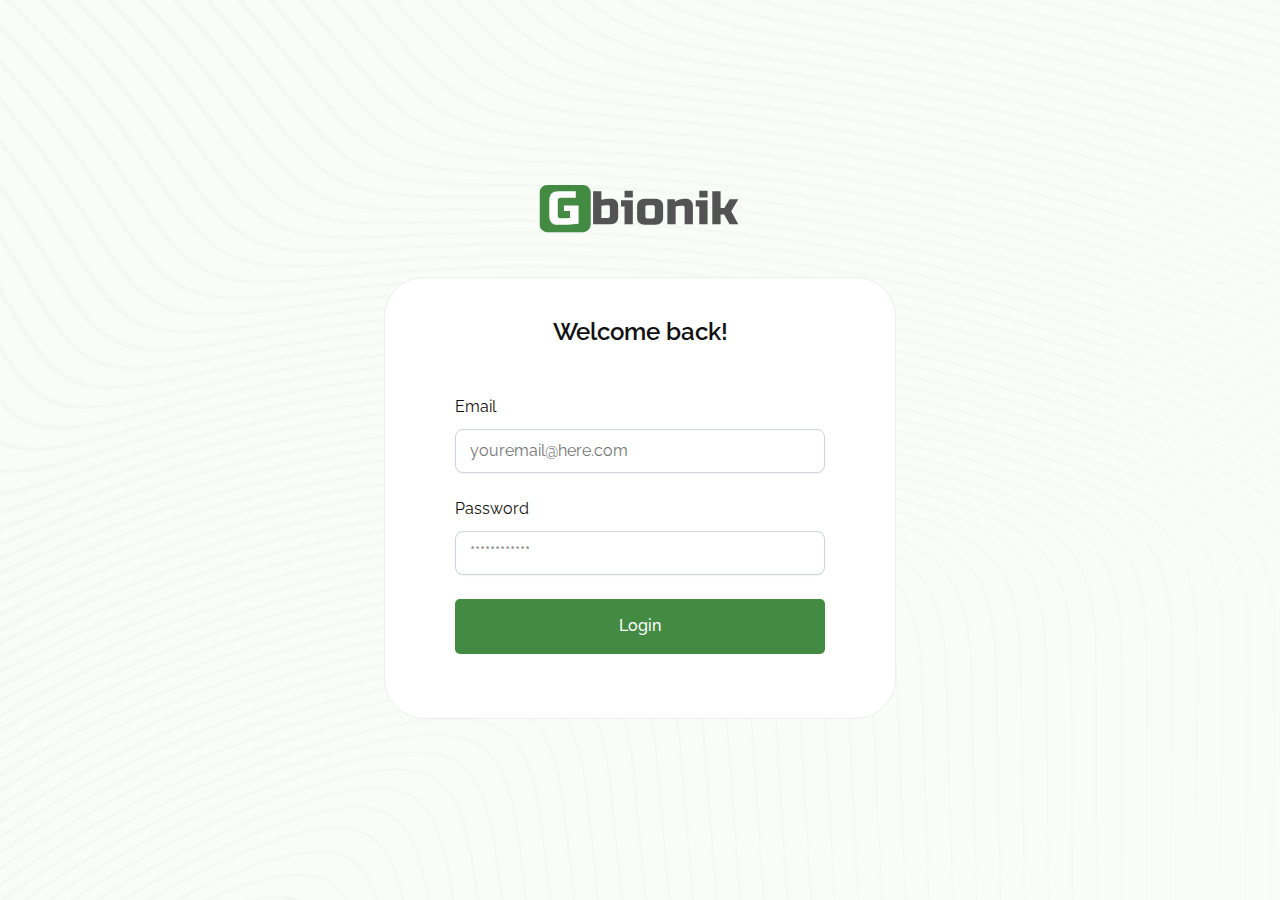
<file: login.html>
<!doctype html>
<html lang="en">

    <head>
        <meta charset="utf-8">
        <meta name="viewport" content="width=device-width, initial-scale=1">
        <title>Gbionik-Early cancer detection for you and your loved ones</title>
        <link rel="apple-touch-icon" sizes="180x180" href="./assets/images/apple-touch-icon.png">
        <link rel="icon" type="image/png" sizes="32x32" href="./assets/images/favicon-32x32.png">
        <link rel="icon" type="image/png" sizes="16x16" href="./assets/images/favicon-16x16.png">
        <link rel="manifest" href="/site.webmanifest">
        <meta name="msapplication-TileColor" content="#da532c">
        <meta name="theme-color" content="#ffffff">
        <link href="https://cdn.jsdelivr.net/npm/bootstrap@5.3.3/dist/css/bootstrap.min.css" rel="stylesheet"
            integrity="sha384-QWTKZyjpPEjISv5WaRU9OFeRpok6YctnYmDr5pNlyT2bRjXh0JMhjY6hW+ALEwIH" crossorigin="anonymous">
        <link rel="preconnect" href="https://fonts.googleapis.com">
        <link rel="preconnect" href="https://fonts.gstatic.com" crossorigin>
        <link href="https://fonts.googleapis.com/css2?family=Raleway:ital,wght@0,100..900;1,100..900&display=swap"
            rel="stylesheet">
        <link rel="preconnect" href="https://fonts.googleapis.com">
        <link rel="preconnect" href="https://fonts.gstatic.com" crossorigin>
        <link
            href="https://fonts.googleapis.com/css2?family=Plus+Jakarta+Sans:ital,wght@0,200..800;1,200..800&display=swap"
            rel="stylesheet">
        <link rel="preconnect" href="https://fonts.googleapis.com">
        <link rel="preconnect" href="https://fonts.gstatic.com" crossorigin>
        <link
            href="https://fonts.googleapis.com/css2?family=DM+Sans:ital,opsz,wght@0,9..40,100..1000;1,9..40,100..1000&display=swap"
            rel="stylesheet">
        <link rel="stylesheet" href="./assets/stylesheet/style.css">
    </head>

    <body>
        <div class="jfyuej">
            <div class="bgimage">
                <div>
                    <img src="./assets/images/logos.svg" alt="">
                </div>
                <div class="signpropr">
                    <div class="wellc">Welcome back!</div>
                    <div class="mt-5">
                        <div class="mb-3" id="error-message" style="display: none;">
                            <span>Incorrect email or password. Please try again.</span>
                        </div>
                        <div class="mb-4">
                            <div class="lavell">Email</div>
                            <div>
                                <input type="email" class="cherry" id="email" placeholder="youremail@here.com">
                            </div>
                        </div>
                        <div class="mb-4">
                            <div class="lavell">Password</div>
                            <div>
                                <input type="password" class="cherry" id="password" placeholder="************">
                            </div>
                        </div>
                        <div class="mb-4">
                            <div>
                                <button class="Login2" id="login-button">Login</button>
                            </div>
                        </div>
                    </div>
                </div>
            </div>
        </div>
        <script src="https://cdn.jsdelivr.net/npm/bootstrap@5.3.3/dist/js/bootstrap.bundle.min.js"
            integrity="sha384-YvpcrYf0tY3lHB60NNkmXc5s9fDVZLESaAA55NDzOxhy9GkcIdslK1eN7N6jIeHz"
            crossorigin="anonymous"></script>

        <script>
            document.getElementById('login-button').addEventListener('click', function () {
                // Get the email and password input values
                var email = document.getElementById('email').value;
                var password = document.getElementById('password').value;

                // For demonstration, let's assume the email and password are incorrect
                // You can replace this with your actual authentication logic
                if (email === '' || password === '') {
                    // Show the error message
                    document.getElementById('error-message').style.display = 'block';
                } else {
                    // Hide the error message (if previously shown)
                    document.getElementById('error-message').style.display = 'none';

                    // Here you can perform your login/authentication logic
                    // For now, let's just log a success message to the console
                    console.log('Login successful!');
                }
            });
        </script>
    </body>

</html>
</file>
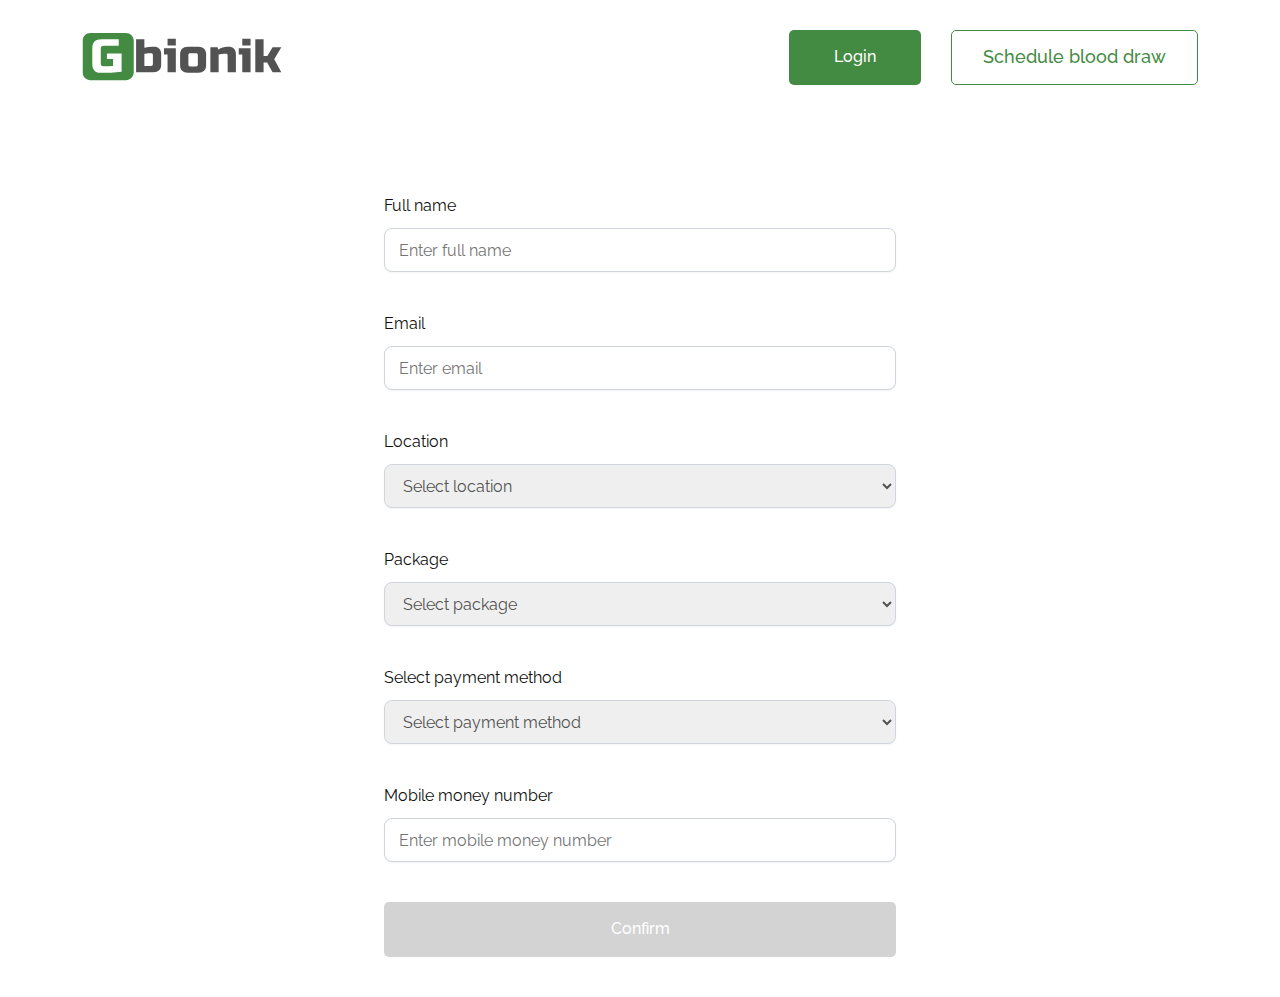
<file: schedule.html>
<!doctype html>
<html lang="en">

    <head>
        <meta charset="utf-8">
        <meta name="viewport" content="width=device-width, initial-scale=1">
        <title>Gbionik-Early cancer detection for you and your loved ones</title>
        <link rel="apple-touch-icon" sizes="180x180" href="./assets/images/apple-touch-icon.png">
        <link rel="icon" type="image/png" sizes="32x32" href="./assets/images/favicon-32x32.png">
        <link rel="icon" type="image/png" sizes="16x16" href="./assets/images/favicon-16x16.png">
        <link rel="manifest" href="/site.webmanifest">
        <meta name="msapplication-TileColor" content="#da532c">
        <meta name="theme-color" content="#ffffff">
        <link href="https://cdn.jsdelivr.net/npm/bootstrap@5.3.3/dist/css/bootstrap.min.css" rel="stylesheet"
            integrity="sha384-QWTKZyjpPEjISv5WaRU9OFeRpok6YctnYmDr5pNlyT2bRjXh0JMhjY6hW+ALEwIH" crossorigin="anonymous">
        <link rel="preconnect" href="https://fonts.googleapis.com">
        <link rel="preconnect" href="https://fonts.gstatic.com" crossorigin>
        <link href="https://fonts.googleapis.com/css2?family=Raleway:ital,wght@0,100..900;1,100..900&display=swap"
            rel="stylesheet">
        <link rel="preconnect" href="https://fonts.googleapis.com">
        <link rel="preconnect" href="https://fonts.gstatic.com" crossorigin>
        <link
            href="https://fonts.googleapis.com/css2?family=Plus+Jakarta+Sans:ital,wght@0,200..800;1,200..800&display=swap"
            rel="stylesheet">
        <link rel="preconnect" href="https://fonts.googleapis.com">
        <link rel="preconnect" href="https://fonts.gstatic.com" crossorigin>
        <link
            href="https://fonts.googleapis.com/css2?family=DM+Sans:ital,opsz,wght@0,9..40,100..1000;1,9..40,100..1000&display=swap"
            rel="stylesheet">
        <link rel="stylesheet" href="./assets/stylesheet/style.css">
    </head>


    <nav class="navbar navbar-expand-lg bg-transparent pt-4 pb-4">
        <div class="container">
            <a class="navbar-brand" href="/">
                <img src="./assets/images/logos.svg" alt="">
            </a>
            <button class="navbar-toggler" type="button" data-bs-toggle="collapse"
                data-bs-target="#navbarSupportedContent" aria-controls="navbarSupportedContent" aria-expanded="false"
                aria-label="Toggle navigation">
                <span class="navbar-toggler-icon"></span>
            </button>
            <div class="collapse navbar-collapse" id="navbarSupportedContent">
                <ul class="navbar-nav me-auto mb-2 mb-lg-0 tunde">
                    <li class="nav-item">
                        <a href="./login.html">
                            <button class="Login">Login</button>
                        </a>
                    </li>
                    <li class="nav-item">
                        <button class="Schedule">Schedule blood draw</button>
                    </li>
                </ul>
            </div>
        </div>
    </nav>

    <div class="drewthelie">
        <div class="barrq">
            <div class="fhyeeu">
                <div class="lavell">Full name</div>
                <div>
                    <input type="text" class="cherry" id="full-name" placeholder="Enter full name">
                </div>
            </div>
            <div class="fhyeeu">
                <div class="lavell">Email</div>
                <div>
                    <input type="email" class="cherry" id="email" placeholder="Enter email">
                </div>
            </div>
            <div class="fhyeeu">
                <div class="lavell">Location</div>
                <div>
                    <select class="cherry" id="location">
                        <option value="">Select location</option>
                        <option value="Cameroon- Douala">Cameroon- Douala</option>
                        <option value="Cameroon- Yaounde">Cameroon- Yaounde</option>
                        <option value="Cameroon- Kinshasa">Cameroon- Kinshasa</option>
                        <!-- Add more options as needed -->
                    </select>
                </div>
            </div>
            <div class="fhyeeu">
                <div class="lavell">Package</div>
                <div>
                    <select class="cherry" id="package">
                        <option value="">Select package</option>
                        <option value="Full Body Scan- 354,000 FCFA">Full Body Scan- 354,000 FCFA</option>

                        <!-- Add more options as needed -->
                    </select>
                </div>
            </div>
            <div class="fhyeeu">
                <div class="lavell">Select payment method</div>
                <div>
                    <select class="cherry" id="payment-method">
                        <option value="">Select payment method</option>
                        <option value="Orange Money">Orange Money</option>
                        <option value="MTN Mobile Money">MTN Mobile Money</option>

                        <!-- Add more options as needed -->
                    </select>
                </div>
            </div>
            <div class="fhyeeu">
                <div class="lavell">Mobile money number</div>
                <div>
                    <input type="text" class="cherry" id="mobile-money" placeholder="Enter mobile money number">
                </div>
            </div>
            <div class="fhyeeu">
                <div>
                    <button class="Login2" id="confirm-button" disabled id="confirm-button" data-bs-toggle="modal"
                        data-bs-target="#exampleModal">Confirm</button>
                </div>
            </div>
        </div>
    </div>
    <div class="modal fade" id="exampleModal" tabindex="-1" aria-labelledby="exampleModalLabel" aria-hidden="true">
        <div class="modal-dialog modal-dialog-centered">
            <div class="modal-content p-4">
                <div class="d-flex justify-content-center">
                    <div>
                        <img src="./assets/images/Rolling-1s-98px (1).svg" alt="">



                    </div>
                </div>
                <div class="succs">
                    <span>Transaction Initiated</span>
                </div>
                <div class="d-flex justify-content-center">
                    <div class="yourwss">
                        <span>You will receive a notification on your phone from <b>Gbionik</b> to withdraw</span>
                    </div>

                </div>
                <div class="djueuo">
                    <span>354,000 FCFA</span>
                </div>
                <div class="d-flex justify-content-center">
                    <div class="yourwss">
                        <span>Please dial *126# to approve the transaction</span>
                    </div>

                </div>
            </div>
        </div>
    </div>
    <div class="modal fade" id="exampleModal2" tabindex="-1" aria-labelledby="exampleModalLabel" aria-hidden="true">
        <div class="modal-dialog modal-dialog-centered">
            <div class="modal-content p-4">
                <div class="d-flex justify-content-center">
                    <div><svg width="108px" height="108px" viewBox="-5.18 -5.18 24.36 24.36"
                            xmlns="http://www.w3.org/2000/svg" fill="#e60505" stroke="#e60505" stroke-width="0.00014">
                            <g id="SVGRepo_bgCarrier" stroke-width="0"></g>
                            <g id="SVGRepo_tracerCarrier" stroke-linecap="round" stroke-linejoin="round"></g>
                            <g id="SVGRepo_iconCarrier">
                                <g fill-rule="evenodd">
                                    <path d="M0 7a7 7 0 1 1 14 0A7 7 0 0 1 0 7z"></path>
                                    <path d="M13 7A6 6 0 1 0 1 7a6 6 0 0 0 12 0z" fill="#FFF"
                                        style="fill: var(--svg-status-bg, #fff);"></path>
                                    <path
                                        d="M7 5.969L5.599 4.568a.29.29 0 0 0-.413.004l-.614.614a.294.294 0 0 0-.004.413L5.968 7l-1.4 1.401a.29.29 0 0 0 .004.413l.614.614c.113.114.3.117.413.004L7 8.032l1.401 1.4a.29.29 0 0 0 .413-.004l.614-.614a.294.294 0 0 0 .004-.413L8.032 7l1.4-1.401a.29.29 0 0 0-.004-.413l-.614-.614a.294.294 0 0 0-.413-.004L7 5.968z">
                                    </path>
                                </g>
                            </g>
                        </svg>
                    </div>
                </div>
                <div class="succs">
                    <span>Payment Failed</span>
                </div>

                <div class="d-flex justify-content-center">
                    <div class="yourwss">
                        <span>Your payment ID: 325689765485 has Failed due to Mobile operator downtime</span>
                    </div>

                </div>

                <!-- <div class="d-flex justify-content-center mt-3">
                    <a href="/">
                        <button class="Login5">Go to Home page</button>
                    </a>

                </div> -->
            </div>
        </div>
    </div>

    <script src="https://cdn.jsdelivr.net/npm/bootstrap@5.3.3/dist/js/bootstrap.bundle.min.js"
        integrity="sha384-YvpcrYf0tY3lHB60NNkmXc5s9fDVZLESaAA55NDzOxhy9GkcIdslK1eN7N6jIeHz"
        crossorigin="anonymous"></script>
    <script>
        // Get reference to the confirm button
        const confirmButton = document.getElementById('confirm-button');

        // Variables to store references to modals
        let exampleModal;
        let exampleModal2;

        // Function to initialize modals
        function initializeModals() {
            exampleModal = new bootstrap.Modal(document.getElementById('exampleModal'));
            exampleModal2 = new bootstrap.Modal(document.getElementById('exampleModal2'));
        }

        // Function to show the first modal and then show the second modal after 5 seconds
        function showModals() {
            // Show the first modal
            exampleModal.show();

            // Show the second modal after 5 seconds
            setTimeout(() => {
                exampleModal.hide(); // Hide the first modal
                exampleModal2.show(); // Show the second modal
            }, 10000);
        }

        // Add event listener to the confirm button
        confirmButton.addEventListener('click', showModals);

        // Function to check if any field is empty
        function checkEmptyFields() {
            // Get references to all input and select elements
            const fullNameInput = document.getElementById('full-name');
            const emailInput = document.getElementById('email');
            const locationSelect = document.getElementById('location');
            const packageSelect = document.getElementById('package');
            const paymentMethodSelect = document.getElementById('payment-method');
            const mobileMoneyInput = document.getElementById('mobile-money');

            // Check if any of the fields are empty
            const isEmpty = fullNameInput.value === '' ||
                emailInput.value === '' ||
                locationSelect.value === '' ||
                packageSelect.value === '' ||
                paymentMethodSelect.value === '' ||
                mobileMoneyInput.value === '';

            // Disable or enable the confirm button based on the result
            confirmButton.disabled = isEmpty;
        }

        // Add event listeners to all input and select elements to check for changes
        document.getElementById('full-name').addEventListener('input', checkEmptyFields);
        document.getElementById('email').addEventListener('input', checkEmptyFields);
        document.getElementById('location').addEventListener('change', checkEmptyFields);
        document.getElementById('package').addEventListener('change', checkEmptyFields);
        document.getElementById('payment-method').addEventListener('change', checkEmptyFields);
        document.getElementById('mobile-money').addEventListener('input', checkEmptyFields);

        // Initialize modals when the document is ready
        document.addEventListener('DOMContentLoaded', initializeModals);
    </script>




    </body>

</html>
</file>
<file: assets/stylesheet/style.css>
.tunde {
  display: flex;

  justify-content: flex-end;
  /* align-items: center; */
  width: 100%;
  gap: 30px;
}
.Login5 {
  font-family: Raleway;
  font-size: 16px;
  font-weight: 500;
  line-height: 18.78px;
  text-align: center;
  background: #ffffff;
  width: 182px;
  height: 55px;
  border-radius: 5px;
  border: none;
  background: #438b42;
  color: #ffffff;
}
.Login {
  font-family: Raleway;
  font-size: 16px;
  font-weight: 500;
  line-height: 18.78px;
  text-align: center;
  background: #ffffff;
  width: 132px;
  height: 55px;
  border-radius: 5px;
  border: none;
  background: #438b42;
  color: #ffffff;
}
.Login2 {
  font-family: Raleway;
  font-size: 16px;
  font-weight: 500;
  line-height: 18.78px;
  text-align: center;
  background: #ffffff;
  width: 100%;
  height: 55px;
  border-radius: 5px;
  border: none;
  background: #438b42;
  color: #ffffff;
}
.Schedule {
  font-family: Raleway;
  font-size: 18px;
  font-weight: 500;
  line-height: 21.13px;
  text-align: center;
  color: #438b42;
  width: 247px;
  height: 55px;
  background-color: transparent;
  border-radius: 5px;
  border: 1px solid #438b42;
}
.Schedule3 {
  font-family: Raleway;
  font-size: 18px;
  font-weight: 500;
  line-height: 21.13px;
  text-align: center;
  color: #438b42;
  width: 100%;
  height: 55px;
  background-color: transparent;
  border-radius: 5px;
  border: 1px solid #438b42;
}
.Schedule3-white {
  font-family: Raleway;
  font-size: 18px;
  font-weight: 500;
  line-height: 21.13px;
  text-align: center;
  color: #438b42;
  width: 100%;
  height: 55px;
  background-color: white;
  border-radius: 5px;
  border: none;
}
.bloood {
  font-family: Raleway;
  font-size: 18px;
  font-weight: 500;
  line-height: 21.13px;
  text-align: center;
  color: #ffffff;
  width: 247px;
  height: 55px;
  background-color: #438b42;
  border-radius: 5px;
  border: none;
}
.wjduya {
  background-image: url('../images/image\ 3.png');
  background-position: center;
  background-size: cover;
  margin-top: -120px;
  padding-top: 180px;
  padding-bottom: 40px;
}
.hghg {
  background-color: #438b4208;
}
.early {
  font-family: Raleway;
  font-size: 48px;
  font-weight: 700;
  line-height: 56.35px;
  letter-spacing: 0.015em;
  text-align: left;
  color: #111010;
}
.only {
  font-family: Plus Jakarta Sans;
  font-size: 20px;
  font-weight: 400;
  line-height: 32px;
  letter-spacing: 0.015em;
  text-align: left;
  margin-top: 30px;
  color: #292d32;
}
.hfu {
  margin-top: 40px;
}
.gnions {
  width: 100%;
  height: 100%;
}
.gnions img {
  object-fit: cover;
  width: 100%;
  height: 100%;
}
.wijbs {
  margin-top: 70px;
}
.earlyss {
  text-align: center;
  display: flex;
  /* justify-content: center; */
  flex-direction: column;
  align-items: center;
}
.jduu {
  font-family: Raleway;
  font-size: 64px;
  font-weight: 900;
  line-height: 75.14px;
  letter-spacing: 0.015em;
  text-align: center;
  width: 70%;
  color: #438b42;
}
.helped {
  font-family: Raleway;
  font-size: 36px;
  font-weight: 400;
  line-height: 42.26px;
  letter-spacing: 0.015em;
  text-align: center;
  color: #111010;
  width: 60%;
  margin-top: 30px;
}
.drastic {
  margin-top: 98px;
}
.hiw {
  font-family: Raleway;
  font-size: 36px;
  font-weight: 700;
  line-height: 42.26px;
  letter-spacing: 0.015em;
  text-align: center;
  color: #111010;
}
.Discover {
  font-family: Raleway;
  font-size: 20px;
  font-weight: 400;
  line-height: 23.48px;
  letter-spacing: 0.015em;
  text-align: center;
  color: #111010;
  margin-top: 10px;
}
.jass {
  border-radius: 20px;
  padding: 25px;
  min-height: 318px;
  background-color: #fffaf6;
}
.jass2 {
  border-radius: 20px;
  padding: 25px;
  min-height: 318px;
  background-color: #fef3f6;
}
.jass3 {
  border-radius: 20px;
  padding: 25px;
  min-height: 318px;
  background-color: #e3e9f1;
}
.jass4 {
  border-radius: 20px;
  padding: 25px;
  min-height: 318px;
  background-color: #e8f3f2;
}
.nummm {
  font-family: Raleway;
  font-size: 48px;
  font-weight: 700;
  line-height: 56.35px;
  text-align: left;
  color: #0d2e54;
}
.second_draw {
  font-family: Raleway;
  font-size: 24px;
  font-weight: 700;
  line-height: 28.18px;
  text-align: left;
  margin-top: 8px;
  color: #676767;
}
.online {
  font-family: Raleway;
  font-size: 16px;
  font-weight: 400;
  line-height: 25.6px;
  text-align: left;
  color: #151414;
  margin-top: 10px;
}
.sepre {
  /* */
  padding: 30px;
  min-height: 585px;
  border-radius: 12px;
}
.sepre-green {
  background-color: #438b42;
  padding: 30px;
  box-shadow: 0px 10px 25px 0px #ccd9ff;
  min-height: 585px;
  border-radius: 12px;
}
.spec {
  font-family: Raleway;
  font-size: 22px;
  font-weight: 700;
  line-height: 25.83px;
  text-align: left;
  color: #191d23;
  margin-bottom: 20px;
  margin-top: 10px;
}
.pricss {
  font-family: Raleway;
  font-size: 28px;
  font-weight: 600;
  line-height: 49.31px;
  text-align: left;
  color: #191d23;
  margin-bottom: 20px;
}
.spec-white {
  font-family: Raleway;
  font-size: 22px;
  font-weight: 700;
  line-height: 25.83px;
  text-align: left;
  color: #ffffff;
  margin-bottom: 20px;
  margin-top: 10px;
}
.pricss-white {
  font-family: Raleway;
  font-size: 28px;
  font-weight: 600;
  line-height: 49.31px;
  text-align: left;
  color: #ffffff;
  margin-bottom: 30px;
}
.month {
  font-family: Raleway;
  font-size: 16px;
  font-weight: 300;
  line-height: 18.78px;
  text-align: left;
  color: #4b5768;
}
.month-white {
  font-family: Raleway;
  font-size: 16px;
  font-weight: 300;
  line-height: 18.78px;
  text-align: left;
  color: #ffffff;
}
.fhfie {
  display: flex;
  align-items: center;
  gap: 16px;
}
.hero {
  font-family: Raleway;
  font-size: 16px;
  font-weight: 500;
  line-height: 18.78px;
  text-align: left;
  color: #191d23;
}
.hero_white {
  font-family: Raleway;
  font-size: 16px;
  font-weight: 500;
  line-height: 18.78px;
  text-align: left;
  color: #ffffff;
}
.feellamont {
  background-color: #438b4208;
}
.stropis {
  background-image: url('../images/image\ 3.png');
  background-position: center;
  background-size: cover;
  padding-top: 60px;
  padding-bottom: 60px;
}
.welkfh {
  height: 100%;

  width: 100%;
}
.welkfh img {
  height: 100%;
  width: 100%;
  object-fit: cover;
}
.sideups {
  display: flex;
  align-items: center;
}
.dragonloed {
  width: 400px;
  height: 100%;
  padding: 15px;
  border-radius: 20px;
  background-color: #ffffff;
  margin-right: -60px;
  z-index: 9;
  border: 1px solid #d9d9d9;
}
.gst {
  font-family: Raleway;
  font-size: 32px;
  font-weight: 600;
  line-height: 45px;
  letter-spacing: 0.015em;
  text-align: left;
  color: #438b42;
}
.seee {
  font-family: Raleway;
  font-size: 20px;
  font-weight: 400;
  line-height: 30px;
  letter-spacing: 0.02em;
  text-align: left;
  color: #535353;
  margin-top: 10px;
}
.yajhs {
  font-family: Raleway;
  font-size: 16px;
  font-weight: 500;
  line-height: 18.78px;
  text-align: center;
  background: #ffffff;
  width: 90%;
  height: 55px;
  margin-top: 10px;
  border-radius: 5px;
  border: none;
  background: #438b42;
  color: #ffffff;
}
.jfive {
  display: flex;
  /* justify-content: center; */
  margin-top: 80px;
  margin-bottom: 80px;
  flex-direction: column;
  align-items: center;
}
.Frequently {
  font-family: Raleway;
  font-size: 36px;
  font-weight: 600;
  line-height: 30px;
  text-align: center;
  color: #111010;
}
.djdjd {
  width: 60%;
  margin-top: 30px;
}
.bobob {
  font-family: Raleway;
  font-size: 16px;
  font-weight: 400;
  line-height: 24px;
  text-align: left;
  color: #535353;
}
.accordion-button:not(.collapsed) {
  font-family: Raleway;
  font-size: 18px;
  font-weight: 600;
  line-height: 28px;
  text-align: left;
  color: #111010 !important;
  background-color: transparent !important;
  box-shadow: inset 0 calc(-1 * var(--bs-accordion-border-width)) 0
    var(--bs-accordion-border-color);
}
.accordion-button::after {
  flex-shrink: 0;
  width: var(--bs-accordion-btn-icon-width);
  height: var(--bs-accordion-btn-icon-width);
  margin-left: auto;
  content: '';
  background-image: url(../images/plus.svg);
  background-repeat: no-repeat;
  background-size: var(--bs-accordion-btn-icon-width);
  transition: var(--bs-accordion-btn-icon-transition);
}
.accordion-button:not(.collapsed)::after {
  background-image: url(../images/minus.svg);
  transform: var(--bs-accordion-btn-icon-transform);
}

.accordion {
  --bs-accordion-color: var(--bs-body-color);
  --bs-accordion-bg: var(--bs-body-bg);
  --bs-accordion-transition: color 0.15s ease-in-out,
    background-color 0.15s ease-in-out, border-color 0.15s ease-in-out,
    box-shadow 0.15s ease-in-out, border-radius 0.15s ease;
  --bs-accordion-border-color: var(--bs-border-color);
  --bs-accordion-border-width: var(--bs-border-width);
  --bs-accordion-border-radius: var(--bs-border-radius);
  --bs-accordion-inner-border-radius: calc(
    var(--bs-border-radius) - (var(--bs-border-width))
  );
  --bs-accordion-btn-padding-x: 1.25rem;
  --bs-accordion-btn-padding-y: 1rem;
  --bs-accordion-btn-color: var(--bs-body-color);
  --bs-accordion-btn-bg: var(--bs-accordion-bg);
  --bs-accordion-btn-icon: url(
    data:image/svg + xml,
    %3csvgxmlns='http://www.w3.org/2000/svg'viewBox='0 0 16 16'fill='none'stroke='%23212529'stroke-linecap='round'stroke-linejoin='round'%3e%3cpathd='M2 5L8 11L14 5'/%3e%3c/svg%3e
  );
  --bs-accordion-btn-icon-width: 1.25rem;
  --bs-accordion-btn-icon-transform: rotate(-180deg);
  --bs-accordion-btn-icon-transition: transform 0.2s ease-in-out;
  --bs-accordion-btn-active-icon: url(
    data:image/svg + xml,
    %3csvgxmlns='http://www.w3.org/2000/svg'viewBox='0 0 16 16'fill='none'stroke='%23052c65'stroke-linecap='round'stroke-linejoin='round'%3e%3cpathd='M2 5L8 11L14 5'/%3e%3c/svg%3e
  );
  --bs-accordion-btn-focus-box-shadow: 0 0 0 0.25rem rgba(13, 109, 253, 0) !important;
  --bs-accordion-body-padding-x: 1.25rem;
  --bs-accordion-body-padding-y: 1rem;
  --bs-accordion-active-color: var(--bs-primary-text-emphasis);
  --bs-accordion-active-bg: var(--bs-primary-bg-subtle);
}
.fflo {
  margin-top: 120px;
  margin-bottom: 30px;
}
.rowd {
  display: flex;
  justify-content: space-between;
  align-items: center;
}
.hgtr {
  display: flex;
  gap: 30px;
  align-items: center;
}
.hgtr div {
  font-family: DM Sans;
  font-size: 14px;
  font-weight: 400;
  line-height: 18.23px;
  text-align: left;
  color: #000000;
}
.hmguw {
  display: flex;
  align-items: center;
  gap: 20px;
}
.jfyuej {
  background-color: #f9fcf9;
}
.bgimage {
  background-image: url('../images/image\ 3.png');
  background-position: center;
  background-size: cover;
  display: flex;
  height: 100vh;
  flex-direction: column;
  justify-content: center;
  align-items: center;
}
.signpropr {
  width: 40%;
  height: fit-content;
  margin-top: 40px;
  padding-top: 40px;
  padding-bottom: 40px;
  padding-left: 70px;
  padding-right: 70px;
  background-color: #ffffff;
  border-radius: 40px;
  border: 1px solid #eeeeee;
}
.wellc {
  font-family: Raleway;
  font-size: 24px;
  font-weight: 600;
  line-height: 28.18px;
  text-align: center;

  color: #111111;
}
.lavell {
  font-family: Raleway;
  font-size: 16px;
  font-weight: 400;
  line-height: 24px;
  text-align: left;
  color: #111010;
  margin-bottom: 10px;
}
.cherry {
  width: 100%;
  height: 44px;
  padding: 10px 14px 10px 14px;
  outline: none;
  border-radius: 8px;
  border: 1px solid #d0d5dd;
  box-shadow: 0px 1px 2px 0px #1018280d;
  font-family: Raleway;
  font-size: 16px;
  font-weight: 400;
  line-height: 24px;
  text-align: left;
  color: #535353;
}
.drewthelie {
  margin-top: 80px;
  display: flex;
  /* justify-content: center; */
  flex-direction: column;
  align-items: center;
}

.barrq {
  width: 40%;
}
.fhyeeu {
  margin-bottom: 40px;
}
.Login2[disabled] {
  background-color: #d3d3d3;
  cursor: not-allowed;
}
.succs {
  font-family: Raleway;
  font-size: 24px;
  font-weight: 600;
  line-height: 28.18px;
  text-align: center;
  color: #000000;
  margin-top: 20px;
}
.yourwss {
  font-family: Raleway;
  font-size: 16px;
  font-weight: 400;
  line-height: 25.6px;
  text-align: center;
  color: #767676;
  margin-top: 20px;
  width: 80%;
}
.djueuo {
  font-family: Raleway;
  font-size: 20px;
  font-weight: 700;
  line-height: 25.6px;
  text-align: center;
  margin-top: 10px;
  color: #111010;
}
@media screen and (max-width: 991px) {
  .sepre {
    /* */
    padding: 30px;
    min-height: fit-content !important;
    border-radius: 12px;
  }
  .wjduya {
    background-image: url('../images/image\ 3.png');
    background-position: center;
    background-size: cover;
    margin-top: -120px;
    padding-top: 150px;
    padding-bottom: 40px;
  }
  .hfu {
    margin-top: 2px !important;
    /* background-color: red; */
  }
  .jass {
    border-radius: 20px;
    padding: 25px;
    min-height: 300px !important;
    display: flex;
    align-items: center;
    background-color: #fffaf6;
  }
  .jass2 {
    border-radius: 20px;
    padding: 25px;
    min-height: 300px !important;
    display: flex;
    align-items: center;
    background-color: #fef3f6;
  }
  .jass3 {
    border-radius: 20px;
    padding: 25px;
    min-height: 300px !important;
    display: flex;
    align-items: center;
    background-color: #e3e9f1;
  }
  .jass4 {
    border-radius: 20px;
    padding: 25px;
    min-height: 300px !important;
    display: flex;
    align-items: center;
    background-color: #e8f3f2;
  }
  .barrq {
    width: 90%;
  }
  .signpropr {
    width: 90%;
    height: fit-content;
    margin-top: 40px;
    padding-top: 40px;
    padding-bottom: 40px;
    padding-left: 50px;
    padding-right: 50px;
    background-color: #ffffff;
    border-radius: 40px;
    border: 1px solid #eeeeee;
  }
  .djdjd {
    width: 90%;
    margin-top: 30px;
  }
  .rowd {
    display: flex;
    flex-direction: column;
    justify-content: space-between;
    align-items: space-between;
  }
  .hgtr {
    display: flex;
    flex-direction: column;
    gap: 30px;
    align-items: center;
    margin-top: 20px;
    margin-bottom: 20px;
  }
  .sideups {
    display: flex;
    flex-direction: column;
    justify-content: center;
    align-items: center;
    width: 100%;
  }
  .dragonloed {
    width: 90%;
    height: 100%;
    padding: 15px;
    border-radius: 20px;
    background-color: #ffffff;
    margin-right: 0px;
    z-index: none;
    margin-bottom: 20px;
    border: 1px solid #d9d9d9;
  }
  .tunde {
    display: flex;

    justify-content: flex-end;
    margin-top: 30px;
    width: 100%;
    gap: 30px;
  }
  .jduu {
    font-family: Raleway;
    font-size: 40px;
    font-weight: 900;
    line-height: 55.14px;
    letter-spacing: 0.015em;
    text-align: center;
    width: 100%;
    color: #438b42;
  }
  .helped {
    font-family: Raleway;
    font-size: 36px;
    font-weight: 400;
    line-height: 42.26px;
    letter-spacing: 0.015em;
    text-align: center;
    color: #111010;
    width: 100%;
    margin-top: 30px;
  }
}
</file>
